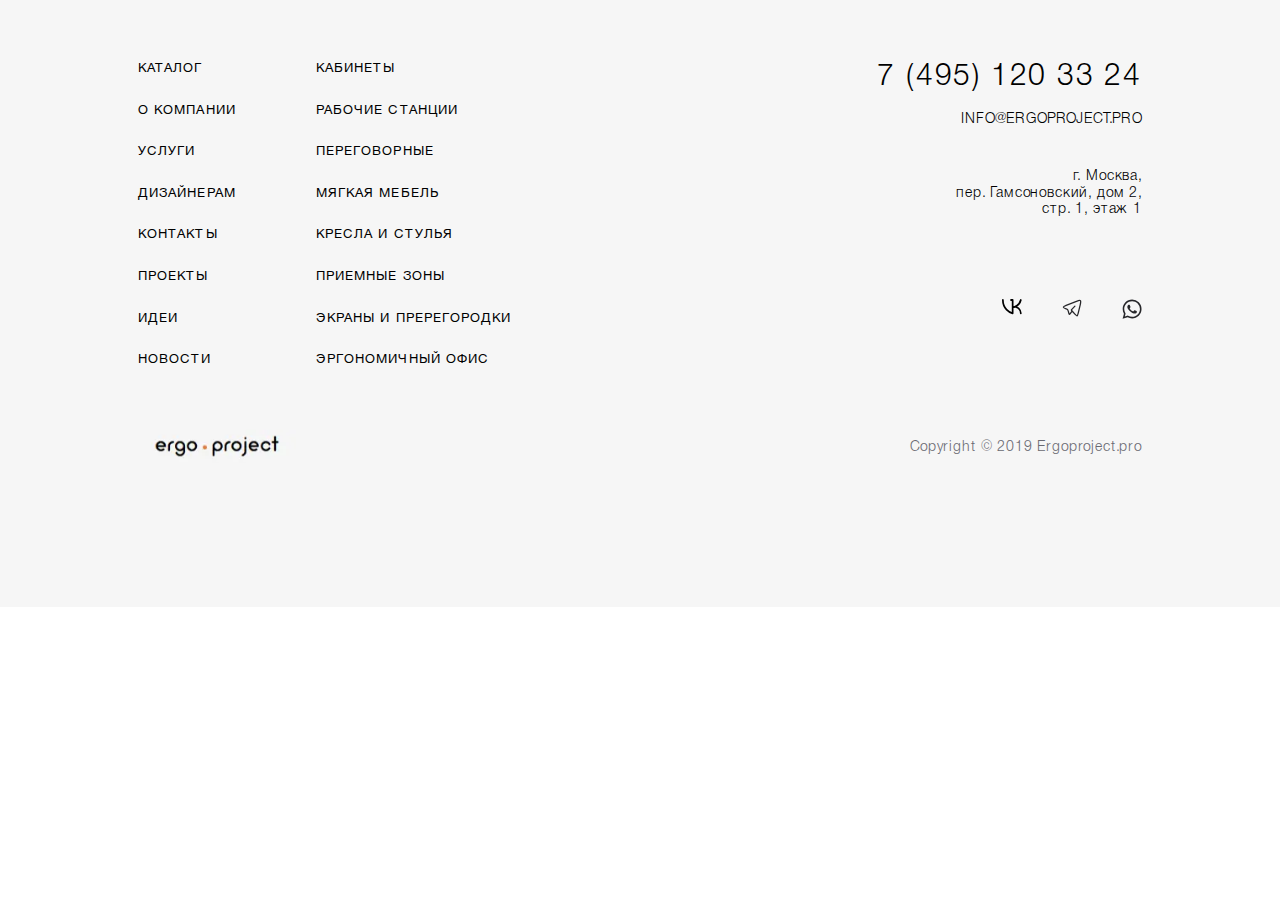
<file: index.html>
<!DOCTYPE html>
<html lang="en">

<head>
	<meta charset="UTF-8">
	<meta name="viewport" content="width=device-width, initial-scale=1.0">
	<meta name="keywords" content="">
	<link rel="stylesheet" href="css/libs.min.css">
	<link rel="stylesheet" href="css/style.min.css">
	<title>Главная</title>
</head>


<body>
	<header class="header">
    <div class="container">

    </div>
</header>
	<main class="main"></main>
	<footer class="footer">
    <div class="footer-top">
        <div class="container">
            <div class="footer-top__inner">
                <div class="footer-top__left">
                    <div class="footer-top__items">
                        <div class="footer-top__item">
                            <ul class="footer-top__list">
                                <li><a href="">КАТАЛОГ</a></li>
                                <li><a href="">О КОМПАНИИ</a></li>
                                <li><a href="">УСЛУГИ</a></li>
                                <li><a href="">ДИЗАЙНЕРАМ</a></li>
                                <li><a href="">КОНТАКТЫ</a></li>
                                <li><a href="">Проекты</a></li>
                                <li><a href="">Идеи</a></li>
                                <li><a href="">Новости</a></li>
                            </ul>
                        </div>
                        <div class="footer-top__item">
                            <ul class="footer-top__list">
                                <li><a href="">Кабинеты</a></li>
                                <li><a href="">Рабочие станции</a></li>
                                <li><a href="">Переговорные</a></li>
                                <li><a href="">Мягкая мебель</a></li>
                                <li><a href="">Кресла и стулья</a></li>
                                <li><a href="">Приемные зоны</a></li>
                                <li><a href="">Экраны и пререгородки</a></li>
                                <li><a href="">Эргономичный офис</a></li>
                            </ul>
                        </div>
                    </div>
                </div>
                <div class="footer-top__right">
                    <div class="footer-top__group">
                        <a class="footer-top__phone" href="tel:74951203324">7 (495) 120 33 24</a>
                        <a class="footer-top__email" href="mailto:INFO@ERGOPROJECT.PRO">INFO@ERGOPROJECT.PRO</a>
                    </div>
                    <div class="footer-top__location">г. Москва, <br>  пер. Гамсоновский, дом 2, <br> стр. 1, этаж 1
                    </div>
                    <div class="footer-top__socials">
                        <a class="footer-top__social" href="">
                            <img src="img/vk.svg" alt="">
                        </a>
                        <a class="footer-top__social" href="">
                            <img src="img/telegram.svg" alt="">
                        </a>
                        <a class="footer-top__social" href="">
                            <img src="img/whatsapp.svg" alt="">
                        </a>
                    </div>
                </div>
            </div>
        </div>
    </div>
    <div class="footer-bottom">
        <div class="container">
            <div class="footer-bottom__inner">
                <div class="footer-bottom__logo">
                    <img src="img/logo2.webp" alt="">
                </div>
                <div class="footer-bottom__text">Copyright © 2019 Ergoproject.pro</div>
            </div>
        </div>
    </div>
</footer>
	<script src="js/libs.min.js"></script>
<script src="js/main.min.js"></script>

</body>

</html>
</file>
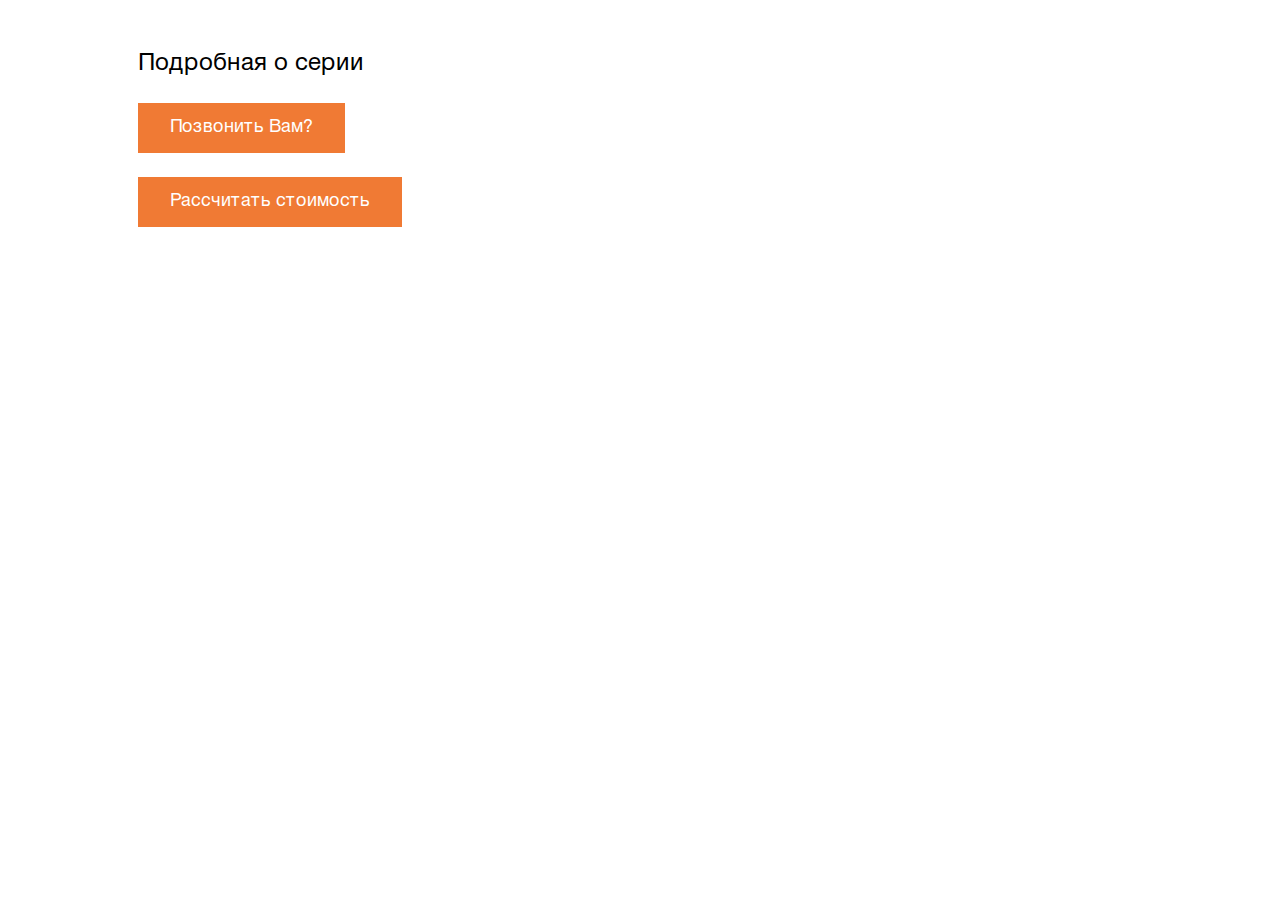
<file: nav.html>
<!DOCTYPE html>
<html lang="en">

<head>
	<meta charset="UTF-8">
	<meta name="viewport" content="width=device-width, initial-scale=1.0">
	<meta name="keywords" content="">
	<link rel="stylesheet" href="css/libs.min.css">
	<link rel="stylesheet" href="css/style.min.css">
	<title>Навигация</title>
</head>


<body>
	<div class="wrapper">
		<header class="header">
    <div class="container">

    </div>
</header>
		<main class="main">
			<div class="navigation">
				<div class="container">
					<div class="navigation__inner">
						<ul class="navigation__list">
							<li><a href="product-item.html">Подробная о серии</a></li>
							<li>
								<button class="btn btn-primary" data-modal="contactModal">
									<span>Позвонить Вам?</span>
								</button>
							</li>
							<li>
								<button class="btn btn-primary" data-modal="contactModal2">
									<span>Рассчитать стоимость</span>
								</button>
							</li>
						</ul>
					</div>
				</div>
			</div>
		</main>

	</div>

	<div class="modal" id="contactModal">
		<div class="modal__dialog">
			<button type="button" class="_close-modal modal__close" data-bs-dismiss="modal" aria-label="Close">
				<img src="img/close.svg" alt="">
			</button>
			<div class="modal__content">
				<div class="modal__title text21">Позвонить Вам?</div>
				<form class="modal__form">
					<div class="cabinet-form__group">
						<label>Ваше имя</label>
						<input type="text" placeholder="Ваше имя">
					</div>
					<div class="cabinet-form__group">
						<label>
							<span>*</span>
							Телефон
						</label>
						<input type="tel" placeholder="+7 (___) ___-__-__">
					</div>
					<button class="cabinet-form__btn btn btn-primary">
						<span>Отправить</span>
					</button>
					<div class="cabinet-form__check">
						Отправляя форму вы соглашаетесь на обработку <a href="">персональных данных.</a>
					</div>
				</form>
			</div>
		</div>
	</div>

	<div class="modal" id="contactModal2">
		<div class="modal__dialog">
			<button type="button" class="_close-modal modal__close" data-bs-dismiss="modal" aria-label="Close">
				<img src="img/close.svg" alt="">
			</button>
			<div class="modal__content">
				<div class="modal__title text21">Рассчитать стоимость</div>
				<form class="modal__form">
					<div class="cabinet-form__group">
						<label>Ваше имя</label>
						<input type="text" placeholder="Ваше имя">
					</div>
					<div class="cabinet-form__group">
						<label>
							<span>*</span>
							Телефон
						</label>
						<input type="tel" placeholder="+7 (___) ___-__-__">
					</div>
					<div class="cabinet-form__group">
						<label>Email</label>
						<textarea placeholder="Комменатарий"></textarea>
					</div>
					<button class="cabinet-form__btn btn btn-primary">
						<span>Отправить</span>
					</button>
					<div class="cabinet-form__check">
						Отправляя форму вы соглашаетесь на обработку <a href="">персональных данных.</a>
					</div>
				</form>
			</div>
		</div>
	</div>

	<script src="js/libs.min.js"></script>
<script src="js/main.min.js"></script>

</body>

<style>
	.navigation {
		padding: 50px 0;
	}
	.navigation .navigation__list {
		display: grid;
		grid-template-columns: 100%;
		gap: 24px;
	}
	.navigation .navigation__list li a {
		font-size: 24px;
		line-height: 120%;
	}
	.navigation .navigation__list li a:hover {
		color: #F07A34;
	}
	.navigation .navigation__list li .btn-primary {
		padding: 16px 32px;
		font-size: 18px;
	}
</style>

</html>
</file>
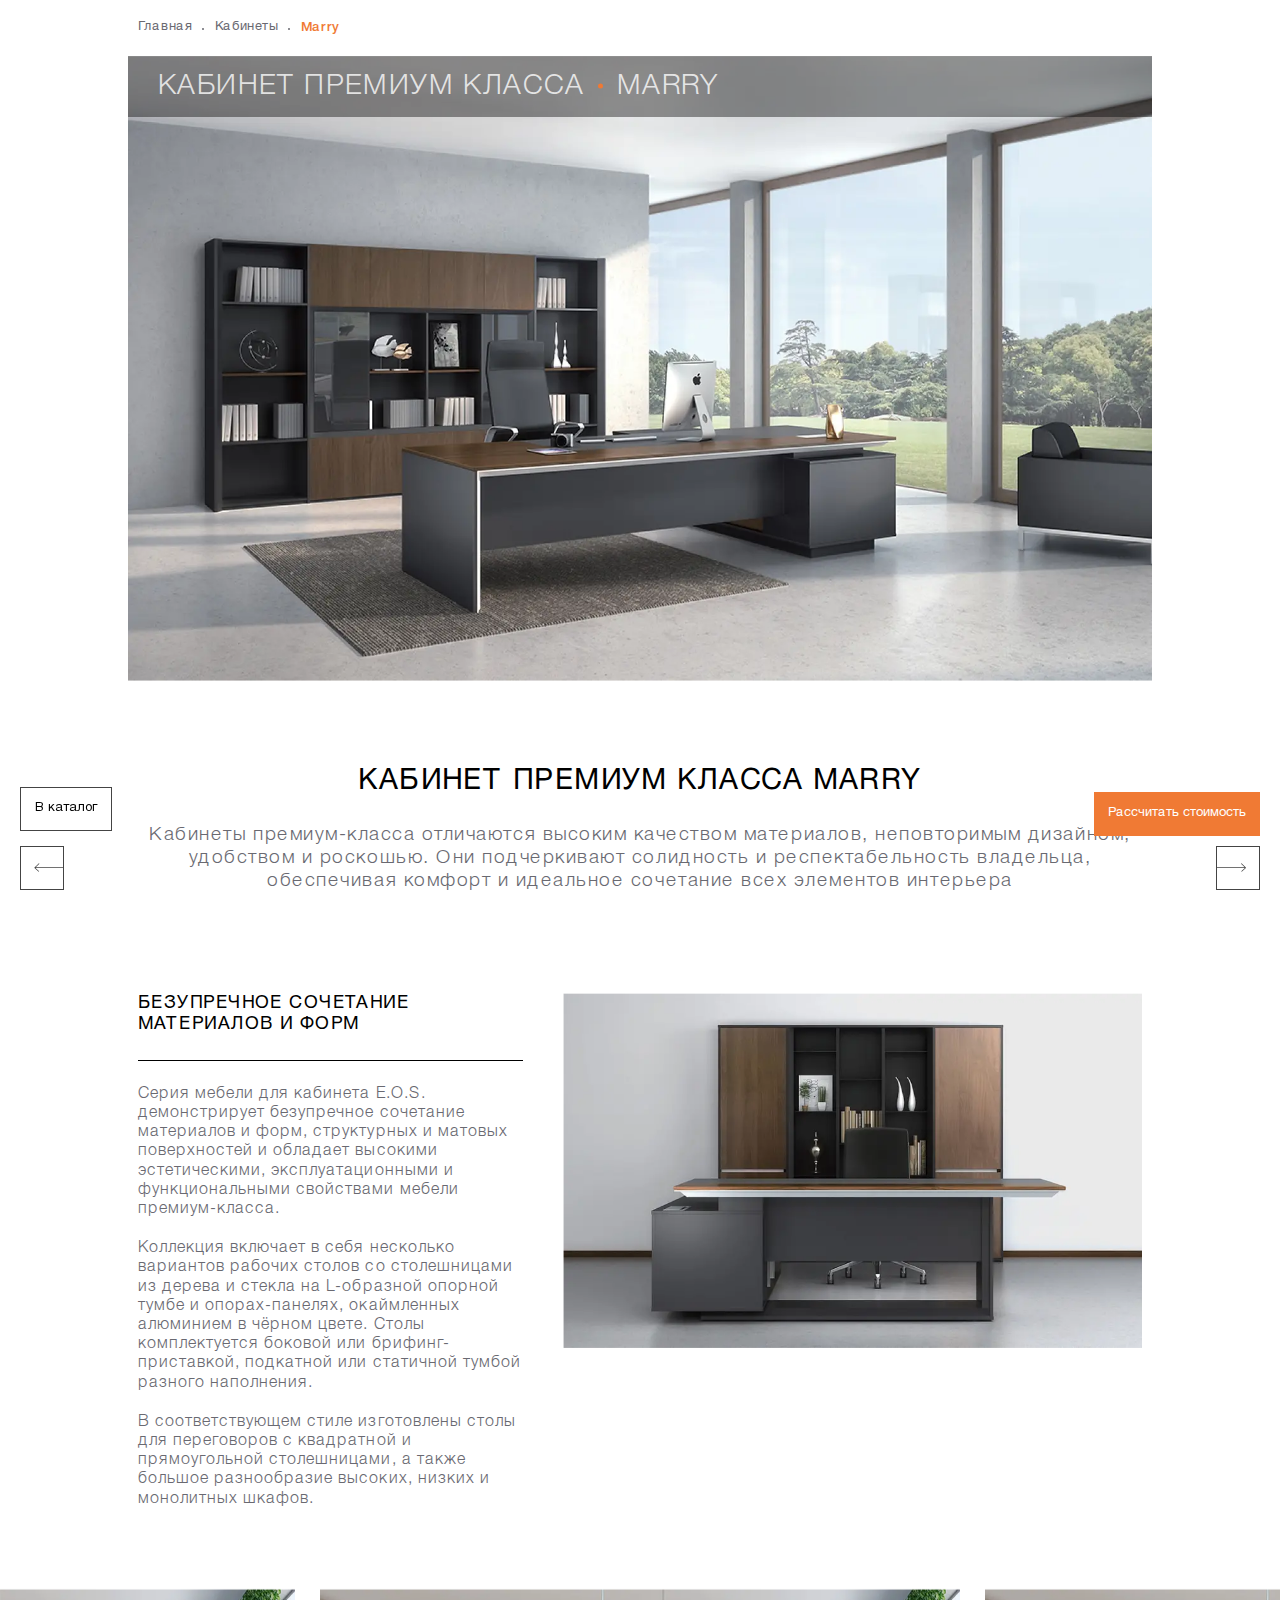
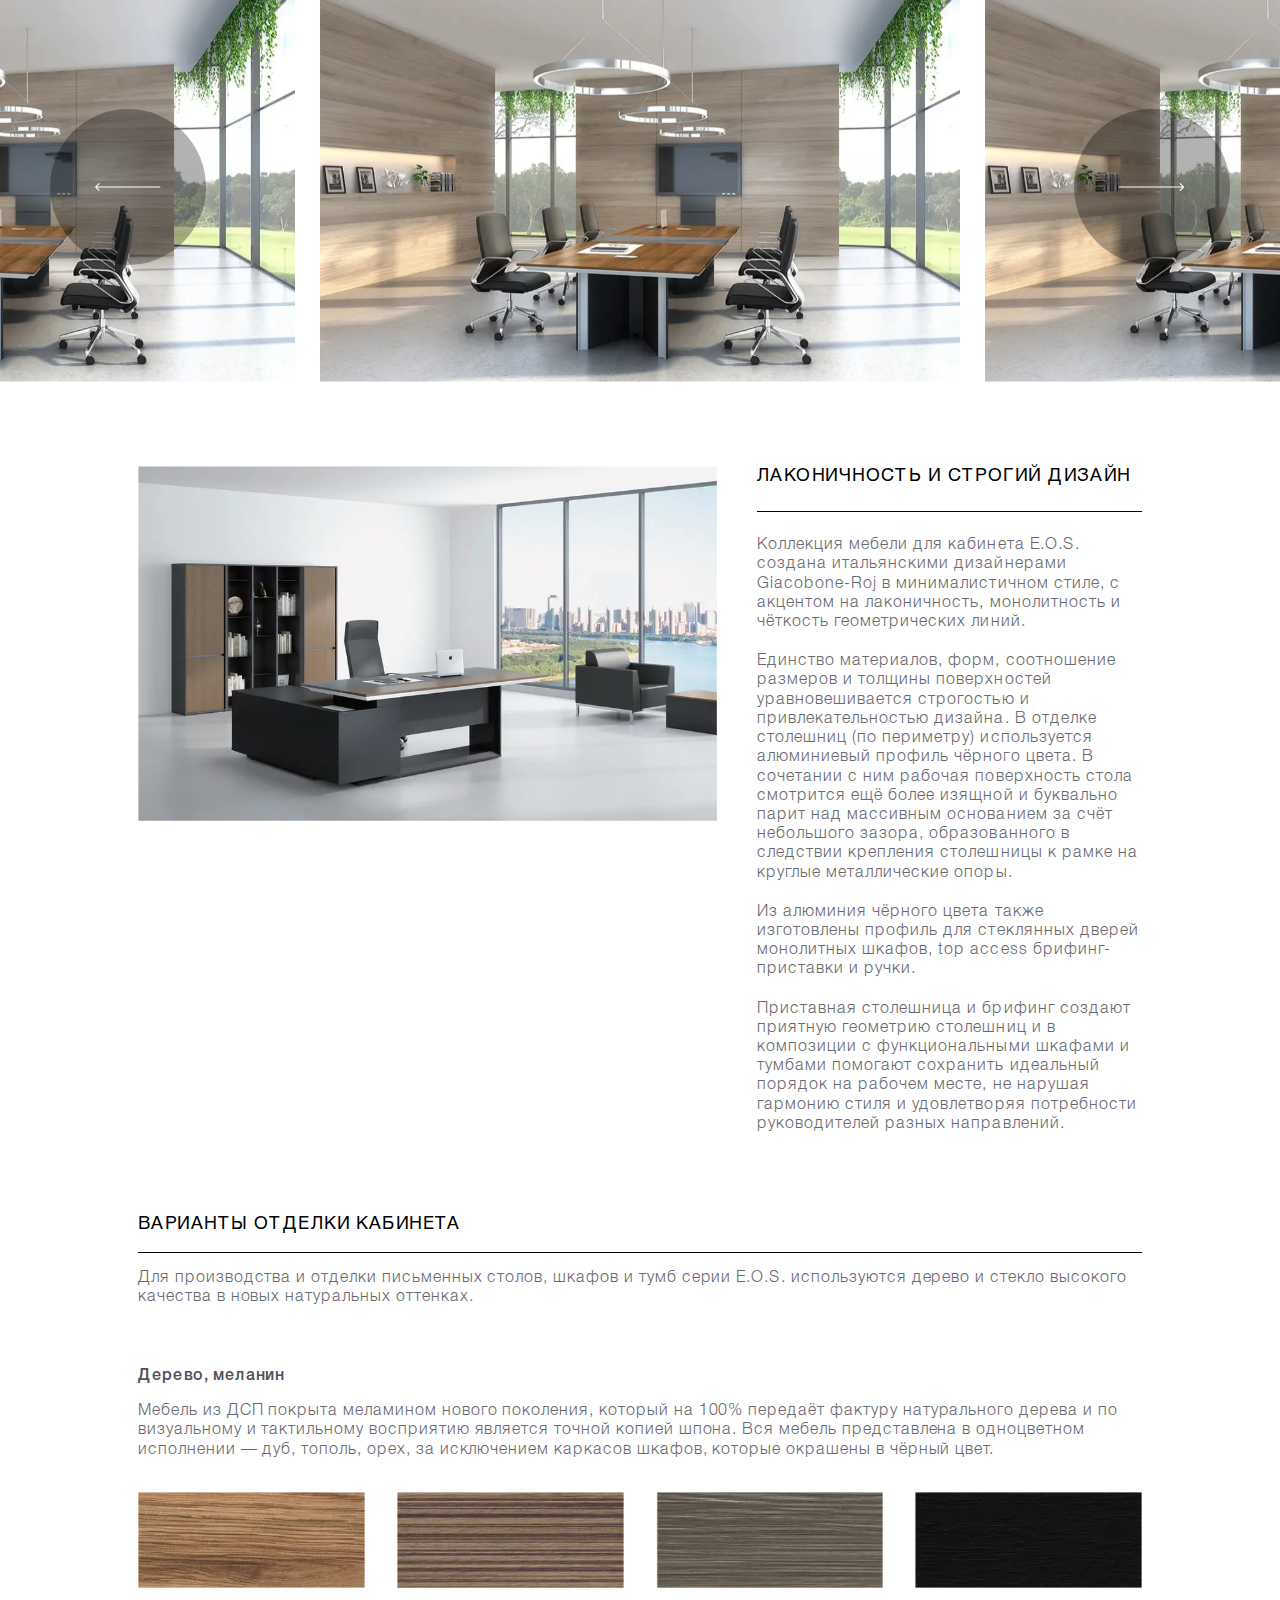
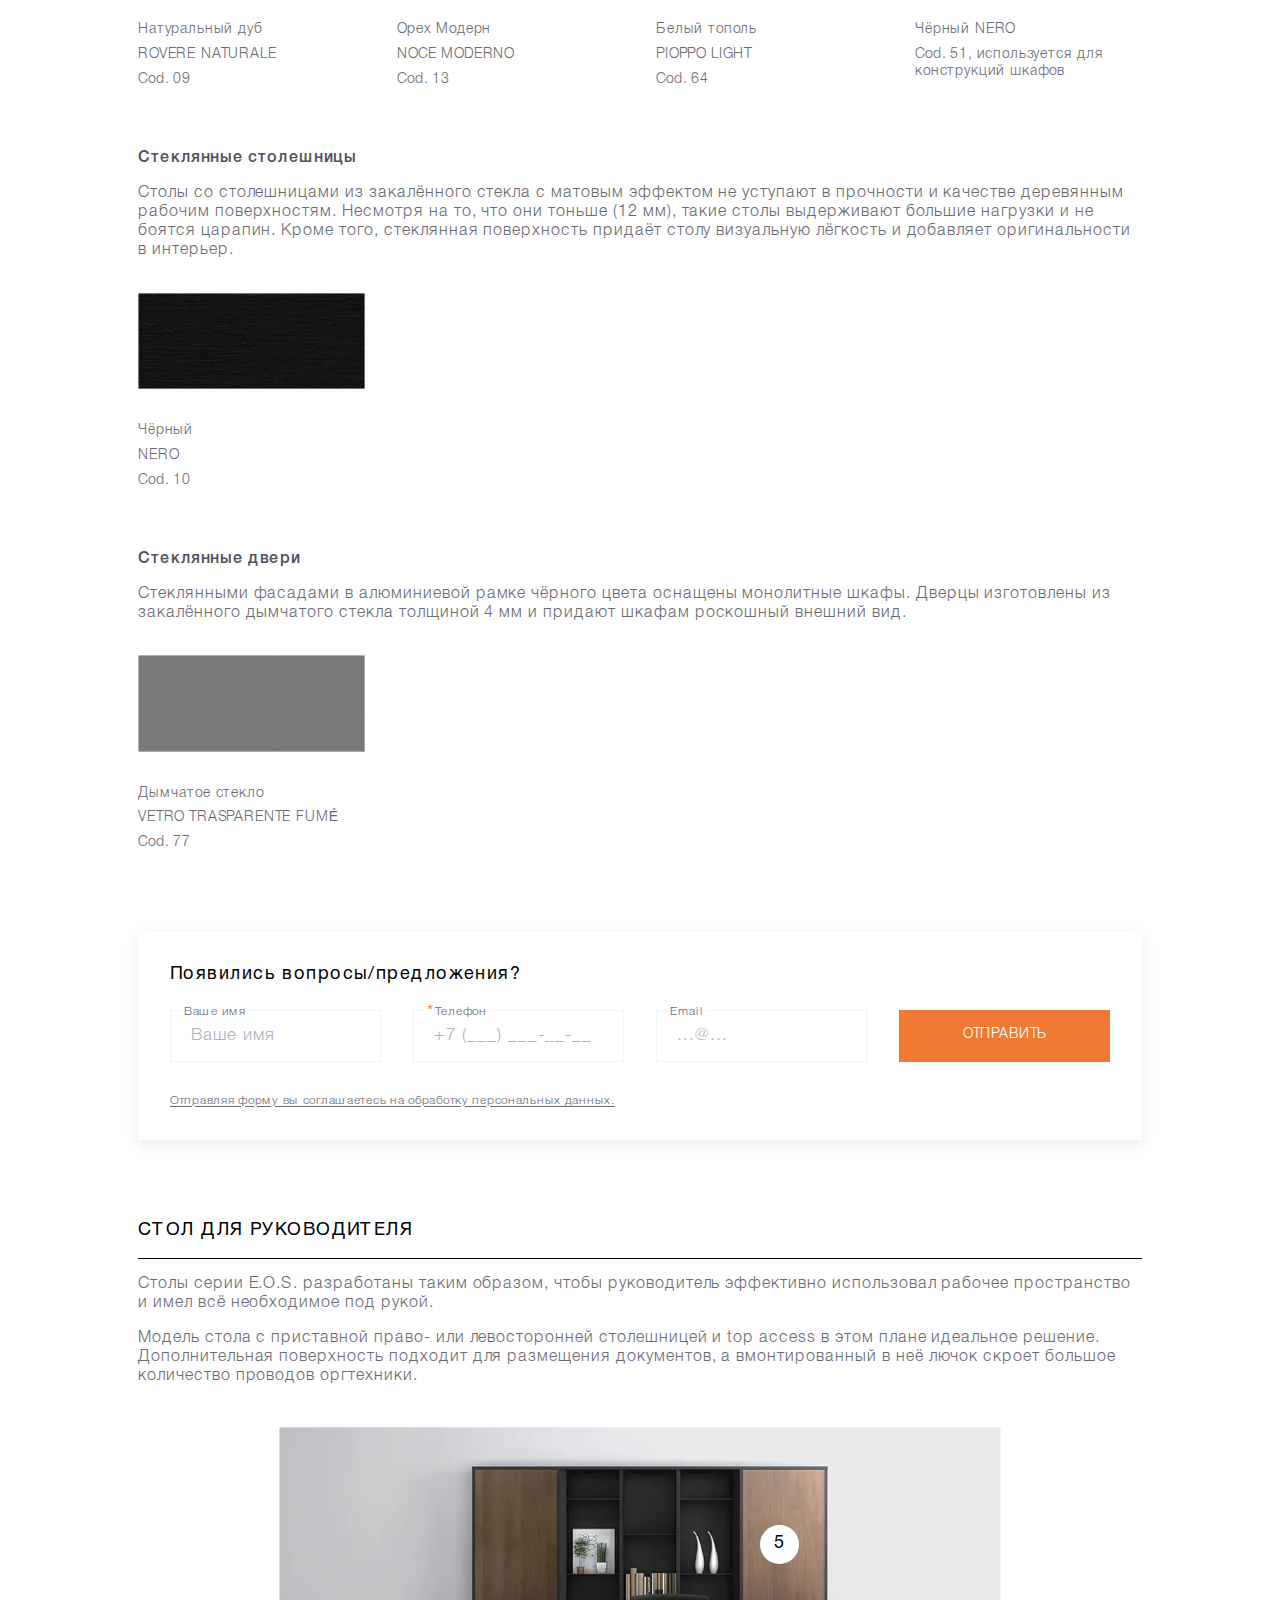
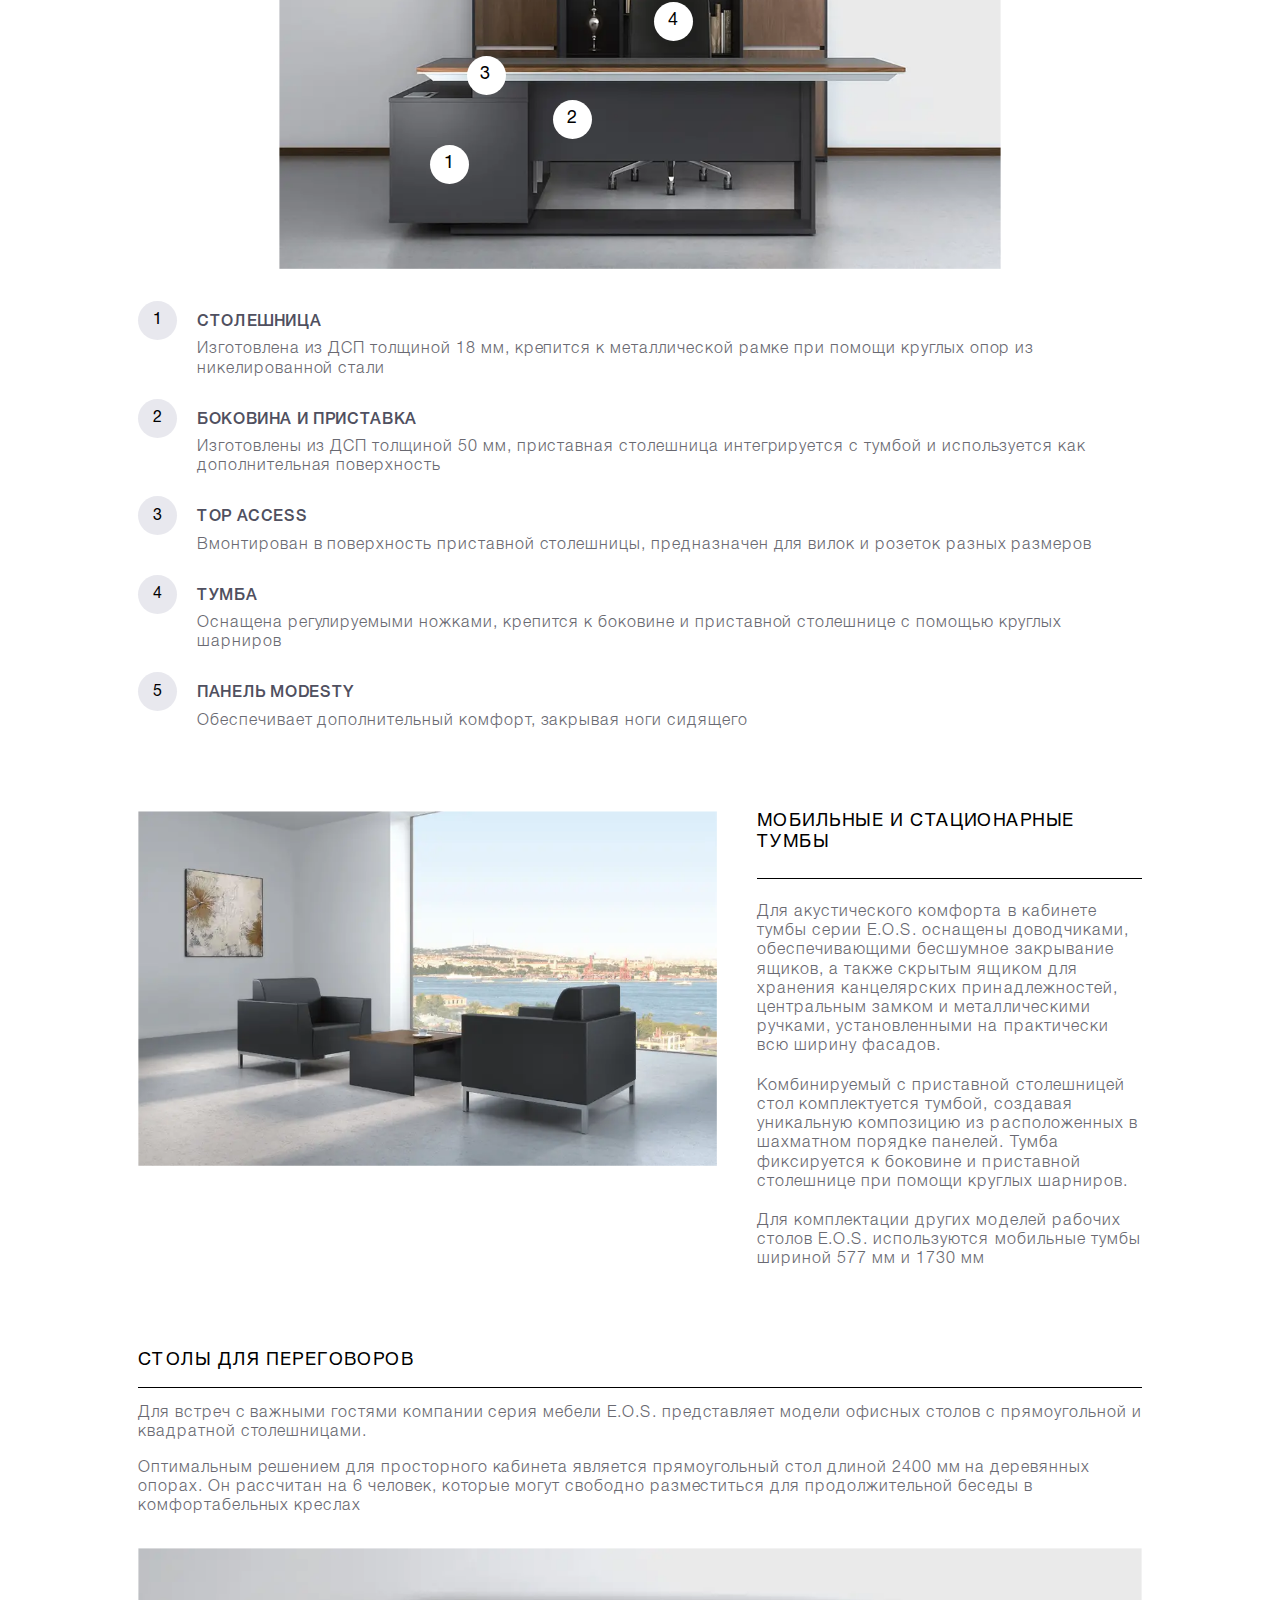
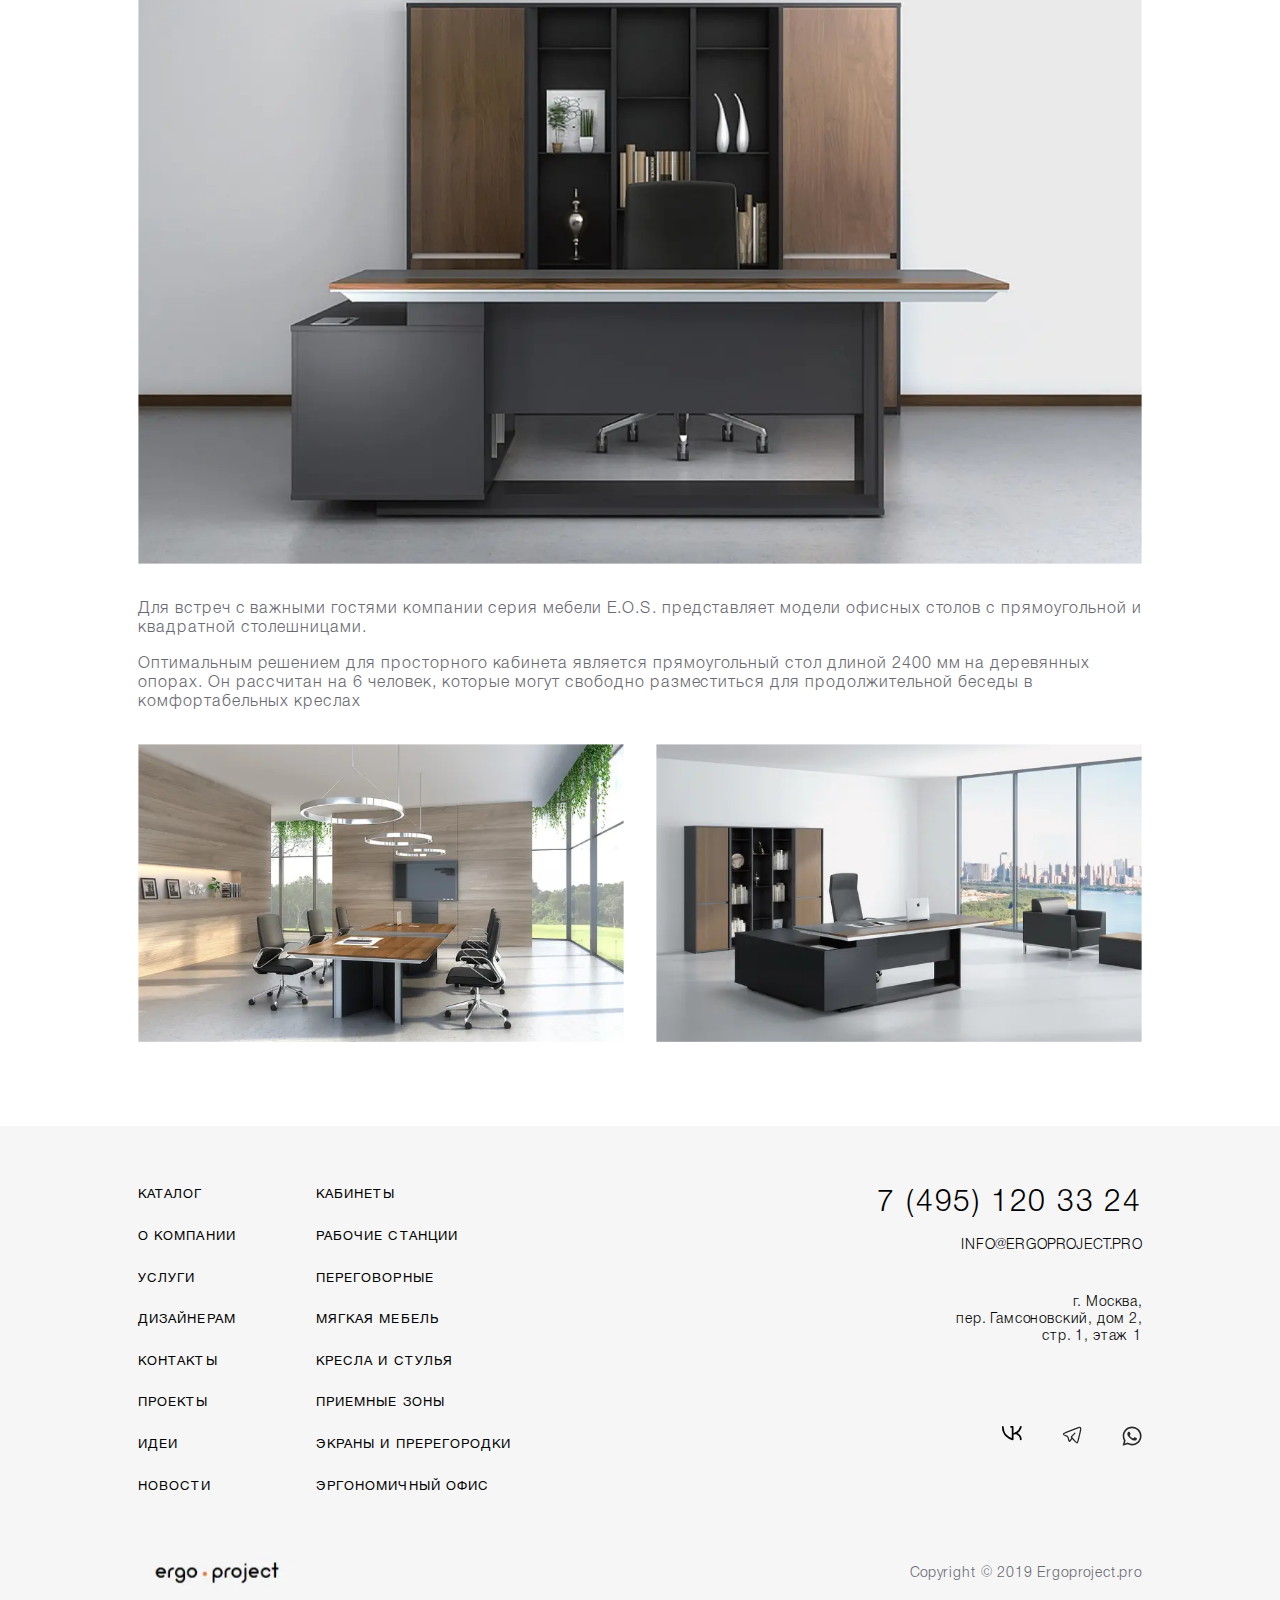
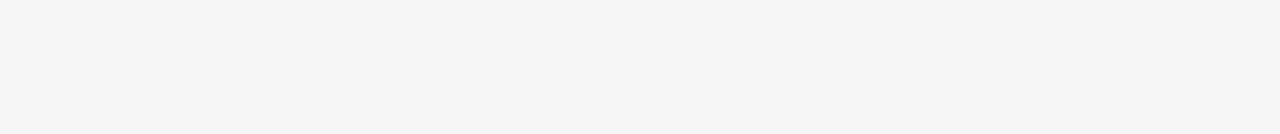
<file: product-item.html>
<!DOCTYPE html>
<html lang="en">

<head>
	<meta charset="UTF-8">
	<meta name="viewport" content="width=device-width, initial-scale=1.0">
	<meta name="keywords" content="">
	<link rel="stylesheet" href="css/libs.min.css">
	<link rel="stylesheet" href="css/style.min.css">
	<title>Подробная о серии</title>
</head>


<body>
	<div class="wrapper">
		<header class="header">
    <div class="container">

    </div>
</header>
		<main class="main">
			<section class="breadcrumbs">
				<div class="container">
					<div class="breadcrumbs__items">
						<a href="index.html" class="breadcrumbs__item">Главная</a>
						<a href="" class="breadcrumbs__item">Кабинеты</a>
						<span class="breadcrumbs__item breadcrumbs__item--active">Marry</span>
					</div>
				</div>
			</section>
			<section class="cabinet-main">
				<div class="container">
					<div class="cabinet-main__inner">
						<div class="cabinet-main__title">
							<span>Кабинет премиум класса</span>
							<span>Marry</span>
						</div>
						<div class="cabinet-main__img">
							<img src="img/office-main__img.webp" alt="">
						</div>
					</div>
				</div>
			</section>
			<section class="cabinet-info">
				<div class="container">
					<div class="cabinet-info__inner">
						<div class="cabinet-info__top">
							<div class="cabinet-info__title text34">Кабинет премиум класса Marry</div>
							<div class="cabinet-info__text">
								<p>Кабинеты премиум-класса отличаются высоким качеством материалов, неповторимым дизайном, удобством и
									роскошью. Они подчеркивают солидность и респектабельность владельца, обеспечивая комфорт и идеальное
									сочетание всех элементов интерьера</p>
							</div>
						</div>
						<div class="cabinet-info__wrap">
							<div class="cabinet-info__desc">
								<div class="cabinet-info__subtitle text21">БЕЗУПРЕЧНОЕ СОЧЕТАНИЕ МАТЕРИАЛОВ И ФОРМ</div>
								<div class="cabinet-info__text">
									<p>Серия мебели для кабинета E.O.S. демонстрирует безупречное сочетание материалов и форм, структурных
										и матовых поверхностей и обладает высокими эстетическими, эксплуатационными и функциональными
										свойствами мебели премиум-класса.</p>
									<p>Коллекция включает в себя несколько вариантов рабочих столов со столешницами из дерева и стекла на
										L-образной опорной тумбе и опорах-панелях, окаймленных алюминием в чёрном цвете. Столы комплектуется
										боковой или брифинг-приставкой, подкатной или статичной тумбой разного наполнения.</p>
									<p>В соответствующем стиле изготовлены столы для переговоров с квадратной и прямоугольной
										столешницами, а также большое разнообразие высоких, низких и монолитных шкафов.</p>
								</div>
							</div>
							<div class="cabinet-info__img">
								<img src="img/cabinet-info__img.webp" alt="">
							</div>
						</div>
					</div>
				</div>
			</section>
			<section class="cabinet-gallery">
				<div class="cabinet-gallery__inner">
					<div class="swiper mySwiper">
						<div class="swiper-wrapper">
							<div class="swiper-slide">
								<img src="img/cabinet-gallery__img.webp" alt="">
							</div>
							<div class="swiper-slide">
								<img src="img/cabinet-gallery__img.webp" alt="">
							</div>
							<div class="swiper-slide">
								<img src="img/cabinet-gallery__img.webp" alt="">
							</div>
							<div class="swiper-slide">
								<img src="img/cabinet-gallery__img.webp" alt="">
							</div>
							<div class="swiper-slide">
								<img src="img/cabinet-gallery__img.webp" alt="">
							</div>
							<div class="swiper-slide">
								<img src="img/cabinet-gallery__img.webp" alt="">
							</div>
						</div>
					</div>
				</div>
				<div class="swiper-button-next">
					<svg width="110" height="14" viewBox="0 0 110 14" fill="none" xmlns="http://www.w3.org/2000/svg">
						<path
							d="M109.255 7.42144C109.611 7.06598 109.611 6.48968 109.255 6.13423L103.463 0.341787C103.107 -0.0136657 102.531 -0.0136657 102.176 0.341787C101.82 0.69724 101.82 1.27354 102.176 1.629L107.324 6.77783L102.176 11.9267C101.82 12.2821 101.82 12.8584 102.176 13.2139C102.531 13.5693 103.107 13.5693 103.463 13.2139L109.255 7.42144ZM-0.00488281 7.68803H108.612V5.86764H-0.00488281V7.68803Z"
							fill="white" />
					</svg>
				</div>
				<div class="swiper-button-prev">
					<svg width="110" height="14" viewBox="0 0 110 14" fill="none" xmlns="http://www.w3.org/2000/svg">
						<path
							d="M0.351212 6.13423C-0.00423431 6.48968 -0.00423431 7.06598 0.351212 7.42144L6.14365 13.2139C6.49911 13.5693 7.07541 13.5693 7.43086 13.2139C7.78632 12.8584 7.78632 12.2821 7.43086 11.9267L2.28203 6.77783L7.43086 1.629C7.78632 1.27354 7.78632 0.69724 7.43086 0.341787C7.07541 -0.0136657 6.49911 -0.0136657 6.14365 0.341787L0.351212 6.13423ZM109.611 5.86764L0.99482 5.86764V7.68803L109.611 7.68803V5.86764Z"
							fill="white" />
					</svg>
				</div>
			</section>
			<section class="cabinet-info">
				<div class="container">
					<div class="cabinet-info__inner">
						<div class="cabinet-info__wrap">
							<div class="cabinet-info__img">
								<img src="img/cabinet-info__img2.webp" alt="">
							</div>
							<div class="cabinet-info__desc">
								<div class="cabinet-info__subtitle text21">ЛАКОНИЧНОСТЬ И СТРОГИЙ ДИЗАЙН</div>
								<div class="cabinet-info__text">
									<p>Коллекция мебели для кабинета E.O.S. создана итальянскими дизайнерами Giacobone-Roj в
										минималистичном стиле, с акцентом на лаконичность, монолитность и чёткость геометрических линий.</p>
									<p>Единство материалов, форм, соотношение размеров и толщины поверхностей уравновешивается строгостью
										и привлекательностью дизайна. В отделке столешниц (по периметру) используется алюминиевый профиль
										чёрного цвета. В сочетании с ним рабочая поверхность стола смотрится ещё более изящной и буквально
										парит над массивным основанием за счёт небольшого зазора, образованного в следствии крепления
										столешницы к рамке на круглые металлические опоры.</p>
									<p>Из алюминия чёрного цвета также изготовлены профиль для стеклянных дверей монолитных шкафов, top
										access брифинг-приставки и ручки.</p>
									<p>Приставная столешница и брифинг создают приятную геометрию столешниц и в композиции с
										функциональными шкафами и тумбами помогают сохранить идеальный порядок на рабочем месте, не нарушая
										гармонию стиля и удовлетворяя потребности руководителей разных направлений.</p>
								</div>
							</div>
						</div>
					</div>
				</div>
			</section>
			<section class="cabinet-services">
				<div class="container">
					<div class="cabinet-services__inner">
						<div class="cabinet-services__top">
							<div class="cabinet-services__title text21">ВАРИАНТЫ ОТДЕЛКИ КАБИНЕТА</div>
							<div class="cabinet-services__text">
								<p>Для производства и отделки письменных столов, шкафов и тумб серии E.O.S. используются дерево и стекло
									высокого качества в новых натуральных оттенках.</p>
							</div>
						</div>
						<div class="cabinet-services__group">
							<div class="cabinet-services__subtitle">Дерево, меланин</div>
							<div class="cabinet-services__text">
								<p>Мебель из ДСП покрыта меламином нового поколения, который на 100% передаёт фактуру натурального
									дерева и по визуальному и тактильному восприятию является точной копией шпона. Вся мебель представлена
									в одноцветном исполнении — дуб, тополь, орех, за исключением каркасов шкафов, которые окрашены в
									чёрный цвет.</p>
							</div>
							<div class="cabinet-services__items">
								<div class="cabinet-services__item">
									<div class="cabinet-services__item-img">
										<img src="img/cabinet-services__img.webp" alt="">
									</div>
									<ul class="cabinet-services__item-list">
										<li>Натуральный дуб</li>
										<li>ROVERE NATURALE</li>
										<li>Cod. 09</li>
									</ul>
								</div>
								<div class="cabinet-services__item">
									<div class="cabinet-services__item-img">
										<img src="img/cabinet-services__img2.webp" alt="">
									</div>
									<ul class="cabinet-services__item-list">
										<li>Орех Модерн</li>
										<li>NOCE MODERNO</li>
										<li>Cod. 13</li>
									</ul>
								</div>
								<div class="cabinet-services__item">
									<div class="cabinet-services__item-img">
										<img src="img/cabinet-services__img3.webp" alt="">
									</div>
									<ul class="cabinet-services__item-list">
										<li>Белый тополь</li>
										<li>PIOPPO LIGHT</li>
										<li>Cod. 64</li>
									</ul>
								</div>
								<div class="cabinet-services__item">
									<div class="cabinet-services__item-img">
										<img src="img/cabinet-services__img4.webp" alt="">
									</div>
									<ul class="cabinet-services__item-list">
										<li>Чёрный NERO</li>
										<li>Cod. 51, используется для конструкций шкафов</li>
									</ul>
								</div>
							</div>
						</div>
						<div class="cabinet-services__group">
							<div class="cabinet-services__subtitle">Стеклянные столешницы</div>
							<div class="cabinet-services__text">
								<p>Столы со столешницами из закалённого стекла с матовым эффектом не уступают в прочности и качестве
									деревянным рабочим поверхностям. Несмотря на то, что они тоньше (12 мм), такие столы выдерживают
									большие нагрузки и не боятся царапин. Кроме того, стеклянная поверхность придаёт столу визуальную
									лёгкость и добавляет оригинальности в интерьер.</p>
							</div>
							<div class="cabinet-services__items">
								<div class="cabinet-services__item">
									<div class="cabinet-services__item-img">
										<img src="img/cabinet-services__img4.webp" alt="">
									</div>
									<ul class="cabinet-services__item-list">
										<li>Чёрный</li>
										<li>NERO</li>
										<li>Cod. 10</li>
									</ul>
								</div>
							</div>
						</div>
						<div class="cabinet-services__group">
							<div class="cabinet-services__subtitle">Стеклянные двери</div>
							<div class="cabinet-services__text">
								<p>Стеклянными фасадами в алюминиевой рамке чёрного цвета оснащены монолитные шкафы. Дверцы изготовлены
									из закалённого дымчатого стекла толщиной 4 мм и придают шкафам роскошный внешний вид.</p>
							</div>
							<div class="cabinet-services__items">
								<div class="cabinet-services__item">
									<div class="cabinet-services__item-img">
										<img src="img/cabinet-services__img5.webp" alt="">
									</div>
									<ul class="cabinet-services__item-list">
										<li>Дымчатое стекло</li>
										<li>VETRO TRASPARENTE FUMÉ</li>
										<li>Cod. 77</li>
									</ul>
								</div>
							</div>
						</div>
					</div>
				</div>
			</section>
			<section class="cabinet-connection">
				<div class="container">
					<div class="cabinet-connection__inner">
						<div class="cabinet-connection__title text21">Появились вопросы/предложения?</div>
						<form class="cabinet-form">
							<div class="cabinet-form__group">
								<label>Ваше имя</label>
								<input type="text" placeholder="Ваше имя">
							</div>
							<div class="cabinet-form__group">
								<label>
									<span>*</span>
									Телефон
								</label>
								<input type="tel" placeholder="+7 (___) ___-__-__">
							</div>
							<div class="cabinet-form__group">
								<label>Email</label>
								<input type="email" placeholder="...@...">
							</div>
							<button class="cabinet-form__btn btn btn-primary">
								<span>Отправить</span>
							</button>
							<div class="cabinet-form__check">
								Отправляя форму вы соглашаетесь на обработку <a href="">персональных данных.</a>
							</div>
						</form>
					</div>
				</div>
			</section>
			<section class="cabinet-info2">
				<div class="container">
					<div class="cabinet-info2__inner">
						<div class="cabinet-info2__title text21">СТОЛ ДЛЯ РУКОВОДИТЕЛЯ</div>
						<div class="cabinet-info2__text">
							<p>Столы серии E.O.S. разработаны таким образом, чтобы руководитель эффективно использовал рабочее
								пространство и имел всё необходимое под рукой.</p>
							<p>Модель стола с приставной право- или левосторонней столешницей и top access в этом плане идеальное
								решение. Дополнительная поверхность подходит для размещения документов, а вмонтированный в неё лючок
								скроет большое количество проводов оргтехники.</p>
						</div>
						<div class="cabinet-info2__img">
							<img src="img/cabinet-info2__img.webp" alt="">
							<div class="numbers">
								<span style="left: 21%; bottom: 20%">1</span>
								<span style="left: 38%; bottom: 30%">2</span>
								<span style="left: 26%; bottom: 40%">3</span>
								<span style="left: 52%; bottom: 52%">4</span>
								<span style="right: 28%; top: 22%">5</span>
							</div>
						</div>
						<div class="cabinet-info2__items">
							<div class="cabinet-info2__item">
								<div class="cabinet-info2__item-number">1</div>
								<div class="cabinet-info2__item-desc">
									<div class="cabinet-info2__item-title">СТОЛЕШНИЦА</div>
									<div class="cabinet-info2__item-text">Изготовлена из ДСП толщиной 18 мм, крепится к металлической
										рамке при помощи круглых опор из никелированной стали</div>
								</div>
							</div>
							<div class="cabinet-info2__item">
								<div class="cabinet-info2__item-number">2</div>
								<div class="cabinet-info2__item-desc">
									<div class="cabinet-info2__item-title">БОКОВИНА И ПРИСТАВКА</div>
									<div class="cabinet-info2__item-text">Изготовлены из ДСП толщиной 50 мм, приставная столешница
										интегрируется с тумбой и используется как дополнительная поверхность</div>
								</div>
							</div>
							<div class="cabinet-info2__item">
								<div class="cabinet-info2__item-number">3</div>
								<div class="cabinet-info2__item-desc">
									<div class="cabinet-info2__item-title">TOP ACCESS</div>
									<div class="cabinet-info2__item-text">Вмонтирован в поверхность приставной столешницы, предназначен
										для вилок и розеток разных размеров</div>
								</div>
							</div>
							<div class="cabinet-info2__item">
								<div class="cabinet-info2__item-number">4</div>
								<div class="cabinet-info2__item-desc">
									<div class="cabinet-info2__item-title">ТУМБА</div>
									<div class="cabinet-info2__item-text">Оснащена регулируемыми ножками, крепится к боковине и приставной
										столешнице с помощью круглых шарниров</div>
								</div>
							</div>
							<div class="cabinet-info2__item">
								<div class="cabinet-info2__item-number">5</div>
								<div class="cabinet-info2__item-desc">
									<div class="cabinet-info2__item-title">ПАНЕЛЬ MODESTY</div>
									<div class="cabinet-info2__item-text">Обеспечивает дополнительный комфорт, закрывая ноги сидящего
									</div>
								</div>
							</div>
						</div>
					</div>
				</div>
			</section>
			<section class="cabinet-info">
				<div class="container">
					<div class="cabinet-info__inner">
						<div class="cabinet-info__wrap">
							<div class="cabinet-info__img">
								<img src="img/cabinet-info__img3.webp" alt="">
							</div>
							<div class="cabinet-info__desc">
								<div class="cabinet-info__subtitle text21">МОБИЛЬНЫЕ И СТАЦИОНАРНЫЕ ТУМБЫ</div>
								<div class="cabinet-info__text">
									<p>Для акустического комфорта в кабинете тумбы серии E.O.S. оснащены доводчиками, обеспечивающими
										бесшумное закрывание ящиков, а также скрытым ящиком для хранения канцелярских принадлежностей,
										центральным замком и металлическими ручками, установленными на практически всю ширину фасадов.</p>
									<p>Комбинируемый с приставной столешницей стол комплектуется тумбой, создавая уникальную композицию из
										расположенных в шахматном порядке панелей. Тумба фиксируется к боковине и приставной столешнице при
										помощи круглых шарниров.</p>
									<p>Для комплектации других моделей рабочих столов E.O.S. используются мобильные тумбы шириной 577 мм и
										1730 мм</p>
								</div>
							</div>
						</div>
					</div>
				</div>
			</section>
			<section class="cabinet-product">
				<div class="container">
					<div class="cabinet-product__inner">
						<div class="cabinet-product__title text21">СТОЛЫ ДЛЯ ПЕРЕГОВОРОВ</div>
						<div class="cabinet-product__text">
							<p>Для встреч с важными гостями компании серия мебели E.O.S. представляет модели офисных столов с
								прямоугольной и квадратной столешницами.</p>
							<p>Оптимальным решением для просторного кабинета является прямоугольный стол длиной 2400 мм на деревянных
								опорах. Он рассчитан на 6 человек, которые могут свободно разместиться для продолжительной беседы в
								комфортабельных креслах</p>
						</div>
						<div class="cabinet-product__img">
							<img src="img/cabinet-product__img.webp" alt="">
						</div>
						<div class="cabinet-product__text">
							<p>Для встреч с важными гостями компании серия мебели E.O.S. представляет модели офисных столов с
								прямоугольной и квадратной столешницами.</p>
							<p>Оптимальным решением для просторного кабинета является прямоугольный стол длиной 2400 мм на деревянных
								опорах. Он рассчитан на 6 человек, которые могут свободно разместиться для продолжительной беседы в
								комфортабельных креслах</p>
						</div>
						<div class="cabinet-product__items">
							<div class="cabinet-product__item">
								<img src="img/cabinet-product__img2.webp" alt="">
							</div>
							<div class="cabinet-product__item">
								<img src="img/cabinet-product__img3.webp" alt="">
							</div>
						</div>
					</div>
				</div>
			</section>
		</main>

		<div class="fixed-btns__wrap">
			<div class="fixed-btns">
				<button class="fixed-btn btn btn-primary">
					<span>Рассчитать стоимость</span>
				</button>
				<button class="btn btn-white btn-next">
					<svg width="41" height="13" viewBox="0 0 41 13" fill="none" xmlns="http://www.w3.org/2000/svg">
						<path
							d="M34.5253 0.636651L34.1619 0.293172L33.475 1.01987L33.8383 1.36335L34.5253 0.636651ZM40 6.5L40.3435 6.86335L40.7278 6.5L40.3435 6.13665L40 6.5ZM33.8383 1.36335L39.6565 6.86335L40.3435 6.13665L34.5253 0.636651L33.8383 1.36335ZM39.6565 6.13665L33.8383 11.6367L34.5253 12.3633L40.3435 6.86335L39.6565 6.13665ZM40 6H0V7H40V6Z"
							fill="#444444" />
					</svg>
				</button>
			</div>
			<div class="fixed-btns2">
				<button class="fixed-btn btn-white btn btn-gray">
					<span>В каталог</span>
				</button>
				<button class="btn btn-white btn-prev">
					<svg width="41" height="13" viewBox="0 0 41 13" fill="none" xmlns="http://www.w3.org/2000/svg">
						<path
							d="M6.4747 0.636651L6.83805 0.293172L7.52501 1.01987L7.16166 1.36335L6.4747 0.636651ZM1 6.5L0.656521 6.86335L0.272152 6.5L0.656521 6.13665L1 6.5ZM7.16166 1.36335L1.34348 6.86335L0.656521 6.13665L6.4747 0.636651L7.16166 1.36335ZM1.34348 6.13665L7.16166 11.6367L6.4747 12.3633L0.656521 6.86335L1.34348 6.13665ZM1 6H41V7H1V6Z"
							fill="#444444" />
					</svg>
				</button>
			</div>

		</div>
		<footer class="footer">
    <div class="footer-top">
        <div class="container">
            <div class="footer-top__inner">
                <div class="footer-top__left">
                    <div class="footer-top__items">
                        <div class="footer-top__item">
                            <ul class="footer-top__list">
                                <li><a href="">КАТАЛОГ</a></li>
                                <li><a href="">О КОМПАНИИ</a></li>
                                <li><a href="">УСЛУГИ</a></li>
                                <li><a href="">ДИЗАЙНЕРАМ</a></li>
                                <li><a href="">КОНТАКТЫ</a></li>
                                <li><a href="">Проекты</a></li>
                                <li><a href="">Идеи</a></li>
                                <li><a href="">Новости</a></li>
                            </ul>
                        </div>
                        <div class="footer-top__item">
                            <ul class="footer-top__list">
                                <li><a href="">Кабинеты</a></li>
                                <li><a href="">Рабочие станции</a></li>
                                <li><a href="">Переговорные</a></li>
                                <li><a href="">Мягкая мебель</a></li>
                                <li><a href="">Кресла и стулья</a></li>
                                <li><a href="">Приемные зоны</a></li>
                                <li><a href="">Экраны и пререгородки</a></li>
                                <li><a href="">Эргономичный офис</a></li>
                            </ul>
                        </div>
                    </div>
                </div>
                <div class="footer-top__right">
                    <div class="footer-top__group">
                        <a class="footer-top__phone" href="tel:74951203324">7 (495) 120 33 24</a>
                        <a class="footer-top__email" href="mailto:INFO@ERGOPROJECT.PRO">INFO@ERGOPROJECT.PRO</a>
                    </div>
                    <div class="footer-top__location">г. Москва, <br>  пер. Гамсоновский, дом 2, <br> стр. 1, этаж 1
                    </div>
                    <div class="footer-top__socials">
                        <a class="footer-top__social" href="">
                            <img src="img/vk.svg" alt="">
                        </a>
                        <a class="footer-top__social" href="">
                            <img src="img/telegram.svg" alt="">
                        </a>
                        <a class="footer-top__social" href="">
                            <img src="img/whatsapp.svg" alt="">
                        </a>
                    </div>
                </div>
            </div>
        </div>
    </div>
    <div class="footer-bottom">
        <div class="container">
            <div class="footer-bottom__inner">
                <div class="footer-bottom__logo">
                    <img src="img/logo2.webp" alt="">
                </div>
                <div class="footer-bottom__text">Copyright © 2019 Ergoproject.pro</div>
            </div>
        </div>
    </div>
</footer>
	</div>

	<script src="js/libs.min.js"></script>
<script src="js/main.min.js"></script>

</body>

</html>
</file>
<file: css/libs.min.css>
@font-face{font-family:"swiper-icons";src:url("data:application/font-woff;charset=utf-8;base64, [base64]//wADZ2x5ZgAAAywAAADMAAAD2MHtryVoZWFkAAABbAAAADAAAAA2E2+eoWhoZWEAAAGcAAAAHwAAACQC9gDzaG10eAAAAigAAAAZAAAArgJkABFsb2NhAAAC0AAAAFoAAABaFQAUGG1heHAAAAG8AAAAHwAAACAAcABAbmFtZQAAA/gAAAE5AAACXvFdBwlwb3N0AAAFNAAAAGIAAACE5s74hXjaY2BkYGAAYpf5Hu/j+W2+MnAzMYDAzaX6QjD6/4//Bxj5GA8AuRwMYGkAPywL13jaY2BkYGA88P8Agx4j+/8fQDYfA1AEBWgDAIB2BOoAeNpjYGRgYNBh4GdgYgABEMnIABJzYNADCQAACWgAsQB42mNgYfzCOIGBlYGB0YcxjYGBwR1Kf2WQZGhhYGBiYGVmgAFGBiQQkOaawtDAoMBQxXjg/wEGPcYDDA4wNUA2CCgwsAAAO4EL6gAAeNpj2M0gyAACqxgGNWBkZ2D4/wMA+xkDdgAAAHjaY2BgYGaAYBkGRgYQiAHyGMF8FgYHIM3DwMHABGQrMOgyWDLEM1T9/w8UBfEMgLzE////P/5//f/V/xv+r4eaAAeMbAxwIUYmIMHEgKYAYjUcsDAwsLKxc3BycfPw8jEQA/[base64]/uznmfPFBNODM2K7MTQ45YEAZqGP81AmGGcF3iPqOop0r1SPTaTbVkfUe4HXj97wYE+yNwWYxwWu4v1ugWHgo3S1XdZEVqWM7ET0cfnLGxWfkgR42o2PvWrDMBSFj/IHLaF0zKjRgdiVMwScNRAoWUoH78Y2icB/yIY09An6AH2Bdu/UB+yxopYshQiEvnvu0dURgDt8QeC8PDw7Fpji3fEA4z/PEJ6YOB5hKh4dj3EvXhxPqH/SKUY3rJ7srZ4FZnh1PMAtPhwP6fl2PMJMPDgeQ4rY8YT6Gzao0eAEA409DuggmTnFnOcSCiEiLMgxCiTI6Cq5DZUd3Qmp10vO0LaLTd2cjN4fOumlc7lUYbSQcZFkutRG7g6JKZKy0RmdLY680CDnEJ+UMkpFFe1RN7nxdVpXrC4aTtnaurOnYercZg2YVmLN/d/gczfEimrE/fs/bOuq29Zmn8tloORaXgZgGa78yO9/cnXm2BpaGvq25Dv9S4E9+5SIc9PqupJKhYFSSl47+Qcr1mYNAAAAeNptw0cKwkAAAMDZJA8Q7OUJvkLsPfZ6zFVERPy8qHh2YER+3i/BP83vIBLLySsoKimrqKqpa2hp6+jq6RsYGhmbmJqZSy0sraxtbO3sHRydnEMU4uR6yx7JJXveP7WrDycAAAAAAAH//wACeNpjYGRgYOABYhkgZgJCZgZNBkYGLQZtIJsFLMYAAAw3ALgAeNolizEKgDAQBCchRbC2sFER0YD6qVQiBCv/H9ezGI6Z5XBAw8CBK/m5iQQVauVbXLnOrMZv2oLdKFa8Pjuru2hJzGabmOSLzNMzvutpB3N42mNgZGBg4GKQYzBhYMxJLMlj4GBgAYow/P/PAJJhLM6sSoWKfWCAAwDAjgbRAAB42mNgYGBkAIIbCZo5IPrmUn0hGA0AO8EFTQAA");font-weight:400;font-style:normal}:root{--swiper-theme-color: #007aff}.swiper{margin-left:auto;margin-right:auto;position:relative;overflow:hidden;list-style:none;padding:0;z-index:1}.swiper-vertical>.swiper-wrapper{flex-direction:column}.swiper-wrapper{position:relative;width:100%;height:100%;z-index:1;display:flex;transition-property:transform;box-sizing:content-box}.swiper-android .swiper-slide,.swiper-wrapper{transform:translate3d(0px, 0, 0)}.swiper-pointer-events{touch-action:pan-y}.swiper-pointer-events.swiper-vertical{touch-action:pan-x}.swiper-slide{flex-shrink:0;width:100%;height:100%;position:relative;transition-property:transform}.swiper-slide-invisible-blank{visibility:hidden}.swiper-autoheight,.swiper-autoheight .swiper-slide{height:auto}.swiper-autoheight .swiper-wrapper{align-items:flex-start;transition-property:transform,height}.swiper-backface-hidden .swiper-slide{transform:translateZ(0);-webkit-backface-visibility:hidden;backface-visibility:hidden}.swiper-3d,.swiper-3d.swiper-css-mode .swiper-wrapper{perspective:1200px}.swiper-3d .swiper-wrapper,.swiper-3d .swiper-slide,.swiper-3d .swiper-slide-shadow,.swiper-3d .swiper-slide-shadow-left,.swiper-3d .swiper-slide-shadow-right,.swiper-3d .swiper-slide-shadow-top,.swiper-3d .swiper-slide-shadow-bottom,.swiper-3d .swiper-cube-shadow{transform-style:preserve-3d}.swiper-3d .swiper-slide-shadow,.swiper-3d .swiper-slide-shadow-left,.swiper-3d .swiper-slide-shadow-right,.swiper-3d .swiper-slide-shadow-top,.swiper-3d .swiper-slide-shadow-bottom{position:absolute;left:0;top:0;width:100%;height:100%;pointer-events:none;z-index:10}.swiper-3d .swiper-slide-shadow{background:rgba(0,0,0,.15)}.swiper-3d .swiper-slide-shadow-left{background-image:linear-gradient(to left, rgba(0, 0, 0, 0.5), rgba(0, 0, 0, 0))}.swiper-3d .swiper-slide-shadow-right{background-image:linear-gradient(to right, rgba(0, 0, 0, 0.5), rgba(0, 0, 0, 0))}.swiper-3d .swiper-slide-shadow-top{background-image:linear-gradient(to top, rgba(0, 0, 0, 0.5), rgba(0, 0, 0, 0))}.swiper-3d .swiper-slide-shadow-bottom{background-image:linear-gradient(to bottom, rgba(0, 0, 0, 0.5), rgba(0, 0, 0, 0))}.swiper-css-mode>.swiper-wrapper{overflow:auto;scrollbar-width:none;-ms-overflow-style:none}.swiper-css-mode>.swiper-wrapper::-webkit-scrollbar{display:none}.swiper-css-mode>.swiper-wrapper>.swiper-slide{scroll-snap-align:start start}.swiper-horizontal.swiper-css-mode>.swiper-wrapper{scroll-snap-type:x mandatory}.swiper-vertical.swiper-css-mode>.swiper-wrapper{scroll-snap-type:y mandatory}.swiper-centered>.swiper-wrapper::before{content:"";flex-shrink:0;order:9999}.swiper-centered.swiper-horizontal>.swiper-wrapper>.swiper-slide:first-child{margin-inline-start:var(--swiper-centered-offset-before)}.swiper-centered.swiper-horizontal>.swiper-wrapper::before{height:100%;min-height:1px;width:var(--swiper-centered-offset-after)}.swiper-centered.swiper-vertical>.swiper-wrapper>.swiper-slide:first-child{margin-block-start:var(--swiper-centered-offset-before)}.swiper-centered.swiper-vertical>.swiper-wrapper::before{width:100%;min-width:1px;height:var(--swiper-centered-offset-after)}.swiper-centered>.swiper-wrapper>.swiper-slide{scroll-snap-align:center center}.swiper-virtual .swiper-slide{-webkit-backface-visibility:hidden;transform:translateZ(0)}.swiper-virtual.swiper-css-mode .swiper-wrapper::after{content:"";position:absolute;left:0;top:0;pointer-events:none}.swiper-virtual.swiper-css-mode.swiper-horizontal .swiper-wrapper::after{height:1px;width:var(--swiper-virtual-size)}.swiper-virtual.swiper-css-mode.swiper-vertical .swiper-wrapper::after{width:1px;height:var(--swiper-virtual-size)}:root{--swiper-navigation-size: 44px}.swiper-button-prev,.swiper-button-next{position:absolute;top:50%;width:calc(var(--swiper-navigation-size)/44*27);height:var(--swiper-navigation-size);margin-top:calc(0px - var(--swiper-navigation-size)/2);z-index:10;cursor:pointer;display:flex;align-items:center;justify-content:center;color:var(--swiper-navigation-color, var(--swiper-theme-color))}.swiper-button-prev.swiper-button-disabled,.swiper-button-next.swiper-button-disabled{opacity:.35;cursor:auto;pointer-events:none}.swiper-button-prev.swiper-button-hidden,.swiper-button-next.swiper-button-hidden{opacity:0;cursor:auto;pointer-events:none}.swiper-navigation-disabled .swiper-button-prev,.swiper-navigation-disabled .swiper-button-next{display:none !important}.swiper-button-prev:after,.swiper-button-next:after{font-family:swiper-icons;font-size:var(--swiper-navigation-size);text-transform:none !important;letter-spacing:0;font-variant:initial;line-height:1}.swiper-button-prev,.swiper-rtl .swiper-button-next{left:10px;right:auto}.swiper-button-prev:after,.swiper-rtl .swiper-button-next:after{content:"prev"}.swiper-button-next,.swiper-rtl .swiper-button-prev{right:10px;left:auto}.swiper-button-next:after,.swiper-rtl .swiper-button-prev:after{content:"next"}.swiper-button-lock{display:none}.swiper-pagination{position:absolute;text-align:center;transition:300ms opacity;transform:translate3d(0, 0, 0);z-index:10}.swiper-pagination.swiper-pagination-hidden{opacity:0}.swiper-pagination-disabled>.swiper-pagination,.swiper-pagination.swiper-pagination-disabled{display:none !important}.swiper-pagination-fraction,.swiper-pagination-custom,.swiper-horizontal>.swiper-pagination-bullets,.swiper-pagination-bullets.swiper-pagination-horizontal{bottom:10px;left:0;width:100%}.swiper-pagination-bullets-dynamic{overflow:hidden;font-size:0}.swiper-pagination-bullets-dynamic .swiper-pagination-bullet{transform:scale(0.33);position:relative}.swiper-pagination-bullets-dynamic .swiper-pagination-bullet-active{transform:scale(1)}.swiper-pagination-bullets-dynamic .swiper-pagination-bullet-active-main{transform:scale(1)}.swiper-pagination-bullets-dynamic .swiper-pagination-bullet-active-prev{transform:scale(0.66)}.swiper-pagination-bullets-dynamic .swiper-pagination-bullet-active-prev-prev{transform:scale(0.33)}.swiper-pagination-bullets-dynamic .swiper-pagination-bullet-active-next{transform:scale(0.66)}.swiper-pagination-bullets-dynamic .swiper-pagination-bullet-active-next-next{transform:scale(0.33)}.swiper-pagination-bullet{width:var(--swiper-pagination-bullet-width, var(--swiper-pagination-bullet-size, 8px));height:var(--swiper-pagination-bullet-height, var(--swiper-pagination-bullet-size, 8px));display:inline-block;border-radius:50%;background:var(--swiper-pagination-bullet-inactive-color, #000);opacity:var(--swiper-pagination-bullet-inactive-opacity, 0.2)}button.swiper-pagination-bullet{border:none;margin:0;padding:0;box-shadow:none;-webkit-appearance:none;appearance:none}.swiper-pagination-clickable .swiper-pagination-bullet{cursor:pointer}.swiper-pagination-bullet:only-child{display:none !important}.swiper-pagination-bullet-active{opacity:var(--swiper-pagination-bullet-opacity, 1);background:var(--swiper-pagination-color, var(--swiper-theme-color))}.swiper-vertical>.swiper-pagination-bullets,.swiper-pagination-vertical.swiper-pagination-bullets{right:10px;top:50%;transform:translate3d(0px, -50%, 0)}.swiper-vertical>.swiper-pagination-bullets .swiper-pagination-bullet,.swiper-pagination-vertical.swiper-pagination-bullets .swiper-pagination-bullet{margin:var(--swiper-pagination-bullet-vertical-gap, 6px) 0;display:block}.swiper-vertical>.swiper-pagination-bullets.swiper-pagination-bullets-dynamic,.swiper-pagination-vertical.swiper-pagination-bullets.swiper-pagination-bullets-dynamic{top:50%;transform:translateY(-50%);width:8px}.swiper-vertical>.swiper-pagination-bullets.swiper-pagination-bullets-dynamic .swiper-pagination-bullet,.swiper-pagination-vertical.swiper-pagination-bullets.swiper-pagination-bullets-dynamic .swiper-pagination-bullet{display:inline-block;transition:200ms transform,200ms top}.swiper-horizontal>.swiper-pagination-bullets .swiper-pagination-bullet,.swiper-pagination-horizontal.swiper-pagination-bullets .swiper-pagination-bullet{margin:0 var(--swiper-pagination-bullet-horizontal-gap, 4px)}.swiper-horizontal>.swiper-pagination-bullets.swiper-pagination-bullets-dynamic,.swiper-pagination-horizontal.swiper-pagination-bullets.swiper-pagination-bullets-dynamic{left:50%;transform:translateX(-50%);white-space:nowrap}.swiper-horizontal>.swiper-pagination-bullets.swiper-pagination-bullets-dynamic .swiper-pagination-bullet,.swiper-pagination-horizontal.swiper-pagination-bullets.swiper-pagination-bullets-dynamic .swiper-pagination-bullet{transition:200ms transform,200ms left}.swiper-horizontal.swiper-rtl>.swiper-pagination-bullets-dynamic .swiper-pagination-bullet{transition:200ms transform,200ms right}.swiper-pagination-progressbar{background:rgba(0,0,0,.25);position:absolute}.swiper-pagination-progressbar .swiper-pagination-progressbar-fill{background:var(--swiper-pagination-color, var(--swiper-theme-color));position:absolute;left:0;top:0;width:100%;height:100%;transform:scale(0);transform-origin:left top}.swiper-rtl .swiper-pagination-progressbar .swiper-pagination-progressbar-fill{transform-origin:right top}.swiper-horizontal>.swiper-pagination-progressbar,.swiper-pagination-progressbar.swiper-pagination-horizontal,.swiper-vertical>.swiper-pagination-progressbar.swiper-pagination-progressbar-opposite,.swiper-pagination-progressbar.swiper-pagination-vertical.swiper-pagination-progressbar-opposite{width:100%;height:4px;left:0;top:0}.swiper-vertical>.swiper-pagination-progressbar,.swiper-pagination-progressbar.swiper-pagination-vertical,.swiper-horizontal>.swiper-pagination-progressbar.swiper-pagination-progressbar-opposite,.swiper-pagination-progressbar.swiper-pagination-horizontal.swiper-pagination-progressbar-opposite{width:4px;height:100%;left:0;top:0}.swiper-pagination-lock{display:none}.swiper-scrollbar{border-radius:10px;position:relative;-ms-touch-action:none;background:rgba(0,0,0,.1)}.swiper-scrollbar-disabled>.swiper-scrollbar,.swiper-scrollbar.swiper-scrollbar-disabled{display:none !important}.swiper-horizontal>.swiper-scrollbar,.swiper-scrollbar.swiper-scrollbar-horizontal{position:absolute;left:1%;bottom:3px;z-index:50;height:5px;width:98%}.swiper-vertical>.swiper-scrollbar,.swiper-scrollbar.swiper-scrollbar-vertical{position:absolute;right:3px;top:1%;z-index:50;width:5px;height:98%}.swiper-scrollbar-drag{height:100%;width:100%;position:relative;background:rgba(0,0,0,.5);border-radius:10px;left:0;top:0}.swiper-scrollbar-cursor-drag{cursor:move}.swiper-scrollbar-lock{display:none}.swiper-zoom-container{width:100%;height:100%;display:flex;justify-content:center;align-items:center;text-align:center}.swiper-zoom-container>img,.swiper-zoom-container>svg,.swiper-zoom-container>canvas{max-width:100%;max-height:100%;object-fit:contain}.swiper-slide-zoomed{cursor:move}.swiper-lazy-preloader{width:42px;height:42px;position:absolute;left:50%;top:50%;margin-left:-21px;margin-top:-21px;z-index:10;transform-origin:50%;box-sizing:border-box;border:4px solid var(--swiper-preloader-color, var(--swiper-theme-color));border-radius:50%;border-top-color:rgba(0,0,0,0)}.swiper:not(.swiper-watch-progress) .swiper-lazy-preloader,.swiper-watch-progress .swiper-slide-visible .swiper-lazy-preloader{animation:swiper-preloader-spin 1s infinite linear}.swiper-lazy-preloader-white{--swiper-preloader-color: #fff}.swiper-lazy-preloader-black{--swiper-preloader-color: #000}@keyframes swiper-preloader-spin{0%{transform:rotate(0deg)}100%{transform:rotate(360deg)}}.swiper .swiper-notification{position:absolute;left:0;top:0;pointer-events:none;opacity:0;z-index:-1000}.swiper-free-mode>.swiper-wrapper{transition-timing-function:ease-out;margin:0 auto}.swiper-grid>.swiper-wrapper{flex-wrap:wrap}.swiper-grid-column>.swiper-wrapper{flex-wrap:wrap;flex-direction:column}.swiper-fade.swiper-free-mode .swiper-slide{transition-timing-function:ease-out}.swiper-fade .swiper-slide{pointer-events:none;transition-property:opacity}.swiper-fade .swiper-slide .swiper-slide{pointer-events:none}.swiper-fade .swiper-slide-active,.swiper-fade .swiper-slide-active .swiper-slide-active{pointer-events:auto}.swiper-cube{overflow:visible}.swiper-cube .swiper-slide{pointer-events:none;-webkit-backface-visibility:hidden;backface-visibility:hidden;z-index:1;visibility:hidden;transform-origin:0 0;width:100%;height:100%}.swiper-cube .swiper-slide .swiper-slide{pointer-events:none}.swiper-cube.swiper-rtl .swiper-slide{transform-origin:100% 0}.swiper-cube .swiper-slide-active,.swiper-cube .swiper-slide-active .swiper-slide-active{pointer-events:auto}.swiper-cube .swiper-slide-active,.swiper-cube .swiper-slide-next,.swiper-cube .swiper-slide-prev,.swiper-cube .swiper-slide-next+.swiper-slide{pointer-events:auto;visibility:visible}.swiper-cube .swiper-slide-shadow-top,.swiper-cube .swiper-slide-shadow-bottom,.swiper-cube .swiper-slide-shadow-left,.swiper-cube .swiper-slide-shadow-right{z-index:0;-webkit-backface-visibility:hidden;backface-visibility:hidden}.swiper-cube .swiper-cube-shadow{position:absolute;left:0;bottom:0px;width:100%;height:100%;opacity:.6;z-index:0}.swiper-cube .swiper-cube-shadow:before{content:"";background:#000;position:absolute;left:0;top:0;bottom:0;right:0;filter:blur(50px)}.swiper-flip{overflow:visible}.swiper-flip .swiper-slide{pointer-events:none;-webkit-backface-visibility:hidden;backface-visibility:hidden;z-index:1}.swiper-flip .swiper-slide .swiper-slide{pointer-events:none}.swiper-flip .swiper-slide-active,.swiper-flip .swiper-slide-active .swiper-slide-active{pointer-events:auto}.swiper-flip .swiper-slide-shadow-top,.swiper-flip .swiper-slide-shadow-bottom,.swiper-flip .swiper-slide-shadow-left,.swiper-flip .swiper-slide-shadow-right{z-index:0;-webkit-backface-visibility:hidden;backface-visibility:hidden}.swiper-creative .swiper-slide{-webkit-backface-visibility:hidden;backface-visibility:hidden;overflow:hidden;transition-property:transform,opacity,height}.swiper-cards{overflow:visible}.swiper-cards .swiper-slide{transform-origin:center bottom;-webkit-backface-visibility:hidden;backface-visibility:hidden;overflow:hidden}
/*# sourceMappingURL=../sourcemaps/libs.min.css.map */
</file>
<file: css/style.min.css>
@font-face{font-family:HelveticaNeueCyr;font-weight:300;src:url(../fonts/HelveticaNeueCyr-Light.woff) format("woff")}@font-face{font-family:HelveticaNeueCyr;font-weight:300;src:url(../fonts/HelveticaNeueCyr-Light.woff2) format("woff2")}@font-face{font-family:HelveticaNeueCyr;font-weight:400;src:url(../fonts/HelveticaNeueCyr-Roman.woff) format("woff")}@font-face{font-family:HelveticaNeueCyr;font-weight:400;src:url(../fonts/HelveticaNeueCyr-Roman.woff2) format("woff2")}@font-face{font-family:HelveticaNeueCyr;font-weight:500;src:url(../fonts/HelveticaNeueCyr-Medium.woff) format("woff")}@font-face{font-family:HelveticaNeueCyr;font-weight:500;src:url(../fonts/HelveticaNeueCyr-Medium.woff2) format("woff2")}@font-face{font-family:HelveticaNeueCyr;font-weight:700;src:url(../fonts/HelveticaNeueCyr-Bold.woff) format("woff")}@font-face{font-family:HelveticaNeueCyr;font-weight:700;src:url(../fonts/HelveticaNeueCyr-Bold.woff2) format("woff2")}*,::after,::before{-webkit-box-sizing:inherit;box-sizing:inherit}*{-webkit-box-sizing:border-box;box-sizing:border-box}a,body,div,form,h1,h2,h3,h4,h5,label,li,p,ul{margin:0;padding:0;border:0;text-decoration:none;line-height:1;-webkit-box-sizing:border-box;box-sizing:border-box}button,input,textarea{font-family:HelveticaNeueCyr;outline:0!important}.btn{border:none;cursor:pointer;display:-webkit-box;display:-ms-flexbox;display:flex;-webkit-box-pack:center;-ms-flex-pack:center;justify-content:center;-webkit-box-align:center;-ms-flex-align:center;align-items:center;-webkit-transition:.3s;-o-transition:.3s;transition:.3s}input:active,input[type=checkbox]:focus,input[type=file]:focus,input[type=radio]:focus,input[type=text]:focus{outline:0!important}html{height:100%;scroll-behavior:smooth;-webkit-box-sizing:border-box;box-sizing:border-box}body{font-family:HelveticaNeueCyr,sans-serif;font-weight:400;height:100%;overflow-x:hidden}.fixed-body{overflow:hidden}h1,h2,h3,h4,h5,h6,img,p{margin:0;padding:0;height:auto;-o-object-fit:cover;object-fit:cover}a{color:inherit;text-decoration:none;-webkit-transition:.3s;-o-transition:.3s;transition:.3s}li,ul{margin:0;padding:0;list-style:none}.container{margin:0 auto;padding:0 138px;max-width:1696px}@media screen and (max-width:1024px){.container{padding:0 20px}}@media screen and (max-width:429px){.container{padding:0 15px}}.wrapper{overflow:hidden}.btn.disabled,.btn[disabled],fieldset[disabled] .btn{cursor:not-allowed;pointer-events:none}.btn-primary{color:#fff;background:#f07a34}.btn-primary:focus,.btn-primary:hover{background:#ff5e00}.btn-primary.active,.btn-primary:active{background:#ff831c}.btn-primary.disabled,.btn-primary[disabled]{background:#dbdee2}.breadcrumbs{padding:20px 0}.breadcrumbs__items{display:-webkit-box;display:-ms-flexbox;display:flex;-ms-flex-wrap:wrap;flex-wrap:wrap;-webkit-box-align:center;-ms-flex-align:center;align-items:center;gap:10px 22px}.breadcrumbs__item{position:relative;font-size:13px;line-height:120%;color:#696971;letter-spacing:.65px}.breadcrumbs__item--active{font-weight:500;color:#f07a34}.breadcrumbs__item:not(:last-child):after{content:"";position:absolute;top:50%;right:-11px;width:2px;height:2px;background:#696971;border-radius:50%}.breadcrumbs__item:hover{color:#f07a34}.text34{font-size:34px;line-height:120%;text-transform:uppercase;letter-spacing:1.7px}.text21{font-size:21px;line-height:120%;text-transform:uppercase;letter-spacing:1.68px}.modal{background:rgba(0,0,0,.6);position:fixed;left:0;top:0;width:100%;height:100vh;overflow-y:auto;z-index:1000;opacity:0;pointer-events:none}.modal--active{opacity:1;pointer-events:unset}@media screen and (min-width:993px){.modal{text-align:center}.modal:before{display:inline-block;vertical-align:middle;content:" ";height:100%}.modal__dialog{display:inline-block;text-align:left;vertical-align:middle}}.modal__dialog{width:400px;max-width:100%;position:relative;background:#fff;-webkit-box-shadow:0 4px 14px 0 rgba(0,0,0,.09);box-shadow:0 4px 14px 0 rgba(0,0,0,.09);margin:0 auto;padding:40px 30px 30px}@media screen and (max-width:992px){.modal__dialog{margin:50px auto;max-width:calc(100% - 30px)}}.modal__close{position:absolute;top:30px;right:15px;background:rgba(0,0,0,0);border:none;padding:0;width:14px;cursor:pointer}.modal__close img{width:100%}.modal__form{display:grid;grid-template-columns:100%;gap:30px;margin-top:40px}@media screen and (max-width:1300px){.text34{font-size:29px;letter-spacing:1.45px}.text21{font-size:18px;letter-spacing:1.44px}}@media screen and (max-width:429px){.text34{font-size:23px;letter-spacing:1.15px}}.cabinet-main{padding-bottom:40px}.cabinet-main .container{max-width:1640px;padding:0 10px}.cabinet-main__inner{position:relative}.cabinet-main__title{position:absolute;z-index:3;top:0;left:0;width:100%;display:-webkit-box;display:-ms-flexbox;display:flex;-ms-flex-wrap:wrap;flex-wrap:wrap;-webkit-box-align:center;-ms-flex-align:center;align-items:center;gap:10px 32px;background:rgba(0,0,0,.4);padding:20px 100px}.cabinet-main__title span{position:relative;font-size:28px;line-height:120%;font-weight:300;color:rgba(255,255,255,.8);text-transform:uppercase;letter-spacing:1.4px}.cabinet-main__title span:not(:last-child):after{content:"";position:absolute;top:50%;right:-18px;-webkit-transform:translate(0,-50%);-ms-transform:translate(0,-50%);transform:translate(0,-50%);width:5px;height:5px;background:#f07933;border-radius:50%}.cabinet-main__img img{width:100%}.cabinet-info{position:relative;padding:40px 0}.cabinet-info__top{max-width:1200px;text-align:center;margin:0 auto 100px}.cabinet-info__top .cabinet-info__text{margin-top:30px}.cabinet-info__top .cabinet-info__text p{font-size:22px;letter-spacing:1.76px}.cabinet-info__text{display:grid;grid-template-columns:100%;gap:20px}.cabinet-info__text p{font-size:17px;line-height:120%;font-weight:300;color:#696971;letter-spacing:1.02px}.cabinet-info__wrap{display:-webkit-box;display:-ms-flexbox;display:flex;-webkit-box-pack:justify;-ms-flex-pack:justify;justify-content:space-between;-webkit-box-align:start;-ms-flex-align:start;align-items:start;gap:50px}.cabinet-info__desc{width:33%}.cabinet-info__img{width:67%}.cabinet-info__img img{width:100%}.cabinet-info__subtitle{border-bottom:1px solid #000;padding-bottom:30px;margin-bottom:30px}.cabinet-gallery{position:relative;padding:40px 0}.cabinet-gallery__inner{max-width:1023px;margin:0 auto}.cabinet-gallery .swiper{overflow:unset}.cabinet-gallery .swiper-slide img{width:100%}.cabinet-gallery .swiper-button-next,.cabinet-gallery .swiper-button-prev{-webkit-transform:translate(0,-50%);-ms-transform:translate(0,-50%);transform:translate(0,-50%);width:250px;height:250px;background:rgba(0,0,0,.3);border-radius:50%;margin-top:0}.cabinet-gallery .swiper-button-next:after,.cabinet-gallery .swiper-button-prev:after{display:none}.cabinet-gallery .swiper-button-next svg,.cabinet-gallery .swiper-button-prev svg{width:42%;height:auto}.cabinet-gallery .swiper-button-prev{left:80px}.cabinet-gallery .swiper-button-next{right:80px}.cabinet-services{padding:40px 0}.cabinet-services__top{margin-bottom:60px}.cabinet-services__title{border-bottom:1px solid #000;padding-bottom:20px;margin-bottom:20px}.cabinet-services__text p{font-size:17px;line-height:120%;font-weight:300;color:#696971;letter-spacing:1.02px}.cabinet-services__group:not(:first-child){margin-top:80px}.cabinet-services__subtitle{font-size:19px;line-height:120%;font-weight:500;color:#505060;letter-spacing:.76px;margin-bottom:20px}.cabinet-services__items{display:grid;grid-template-columns:repeat(4,calc(25% - 30px));gap:40px;margin-top:40px}.cabinet-services__item-img img{width:100%}.cabinet-services__item-list{display:grid;grid-template-columns:100%;gap:8px;margin-top:30px}.cabinet-services__item-list li{font-size:17px;line-height:120%;font-weight:300;color:#696971;letter-spacing:1.02px}.cabinet-connection{padding:40px 0}.cabinet-connection .container{max-width:1600px}.cabinet-connection__inner{background:#fff;-webkit-box-shadow:0 4px 14px 0 rgba(0,0,0,.09);box-shadow:0 4px 14px 0 rgba(0,0,0,.09);padding:40px}.cabinet-connection__title{text-transform:unset}.cabinet-connection .cabinet-form{display:grid;grid-template-columns:repeat(4,calc(25% - 30px));gap:32px 40px;margin-top:32px}.cabinet-connection .cabinet-form__check{grid-column:1/5}.cabinet-form__group{position:relative}.cabinet-form__group label{position:absolute;z-index:1;top:-5px;left:12px;display:-webkit-inline-box;display:-ms-inline-flexbox;display:inline-flex;-webkit-box-align:center;-ms-flex-align:center;align-items:center;background:#fff;padding:0 2px;font-size:12px;line-height:120%;font-weight:300;color:#696971;letter-spacing:.72px}.cabinet-form__group label span{display:-webkit-box;display:-ms-flexbox;display:flex;-webkit-box-align:center;-ms-flex-align:center;align-items:center;font-size:18px;color:#f07a34}.cabinet-form__group input{width:100%;height:52px;background:rgba(0,0,0,0);border:1px solid #f2f2f7;padding:0 20px;font-size:17px;line-height:120%;font-weight:300;letter-spacing:1.02px}.cabinet-form__group input::-webkit-input-placeholder{color:#b0b0be}.cabinet-form__group input::-moz-placeholder{color:#b0b0be}.cabinet-form__group input:-ms-input-placeholder{color:#b0b0be}.cabinet-form__group input::-ms-input-placeholder{color:#b0b0be}.cabinet-form__group input::placeholder{color:#b0b0be}.cabinet-form__group textarea{width:100%;height:52px;-ms-flex-line-pack:center;align-content:center;background:rgba(0,0,0,0);border:1px solid #f2f2f7;padding:0 20px;font-size:17px;line-height:120%;font-weight:300;letter-spacing:1.02px;resize:none}.cabinet-form__group textarea::-webkit-input-placeholder{color:#b0b0be}.cabinet-form__group textarea::-moz-placeholder{color:#b0b0be}.cabinet-form__group textarea:-ms-input-placeholder{color:#b0b0be}.cabinet-form__group textarea::-ms-input-placeholder{color:#b0b0be}.cabinet-form__group textarea::placeholder{color:#b0b0be}.cabinet-form__btn{width:100%;height:52px}.cabinet-form__btn span{font-size:17px;line-height:120%;font-weight:300;text-transform:uppercase;letter-spacing:1.02px;padding:0 16px}.cabinet-form__check{font-size:12px;line-height:120%;font-weight:300;color:#696971;letter-spacing:.72px;text-decoration:underline;text-underline-offset:2px}.cabinet-info2{padding:40px 0}.cabinet-info2__title{border-bottom:1px solid #000;padding-bottom:20px;margin-bottom:20px}.cabinet-info2__text{display:grid;grid-template-columns:100%;gap:24px}.cabinet-info2__text p{font-size:17px;line-height:120%;font-weight:300;color:#696971;letter-spacing:1.02px}.cabinet-info2__img{position:relative;width:72%;margin:60px auto 0}.cabinet-info2__img img{width:100%}.cabinet-info2 .numbers span{position:absolute;width:46px;height:46px;display:-webkit-box;display:-ms-flexbox;display:flex;-webkit-box-pack:center;-ms-flex-pack:center;justify-content:center;-webkit-box-align:center;-ms-flex-align:center;align-items:center;background:#fff;border-radius:50%;font-size:21px;line-height:105%;letter-spacing:1.68px}.cabinet-info2__items{display:grid;grid-template-columns:100%;gap:40px;margin-top:60px}.cabinet-info2__item{display:-webkit-box;display:-ms-flexbox;display:flex;gap:20px}.cabinet-info2__item-number{width:46px;height:46px;-ms-flex-negative:0;flex-shrink:0;display:-webkit-box;display:-ms-flexbox;display:flex;-webkit-box-pack:center;-ms-flex-pack:center;justify-content:center;-webkit-box-align:center;-ms-flex-align:center;align-items:center;background:#e8e8ee;border-radius:50%;font-size:21px;line-height:105%;letter-spacing:1.68px;margin-top:-12px}.cabinet-info2__item-title{font-size:19px;line-height:120%;font-weight:500;color:#505060;letter-spacing:.76px}.cabinet-info2__item-text{font-size:17px;line-height:120%;font-weight:300;color:#696971;letter-spacing:1.02px;margin-top:8px}.cabinet-product{padding:40px 0 80px}.cabinet-product__title{border-bottom:1px solid #000;padding-bottom:20px;margin-bottom:20px}.cabinet-product__text{display:grid;grid-template-columns:100%;gap:24px}.cabinet-product__text p{font-size:17px;line-height:120%;font-weight:300;color:#696971;letter-spacing:1.02px}.cabinet-product__img{margin:40px 0}.cabinet-product__img img{width:100%}.cabinet-product__items{display:grid;grid-template-columns:repeat(2,calc(50% - 20px));gap:40px;margin-top:40px}.cabinet-product__item img{width:100%}.fixed-btns__wrap .fixed-btns{position:fixed;z-index:3;bottom:10px;right:20px;display:-webkit-box;display:-ms-flexbox;display:flex;-webkit-box-orient:vertical;-webkit-box-direction:normal;-ms-flex-direction:column;flex-direction:column;-webkit-box-align:end;-ms-flex-align:end;align-items:flex-end;gap:10px}.fixed-btns__wrap .fixed-btns2{position:fixed;z-index:3;bottom:10px;left:20px;display:-webkit-box;display:-ms-flexbox;display:flex;-webkit-box-orient:vertical;-webkit-box-direction:normal;-ms-flex-direction:column;flex-direction:column;-webkit-box-align:start;-ms-flex-align:start;align-items:start;gap:15px}.fixed-btns__wrap .fixed-btn{height:44px;padding:5px 14px}.fixed-btns__wrap .fixed-btn span{font-size:15px;line-height:120%;color:#000}.fixed-btns__wrap .btn-next,.fixed-btns__wrap .btn-prev{width:44px;height:44px;padding:0}.fixed-btns__wrap .btn-next svg,.fixed-btns__wrap .btn-prev svg{max-width:70%;width:auto;height:auto}.fixed-btns__wrap .btn-prev{-webkit-box-pack:end;-ms-flex-pack:end;justify-content:flex-end}.fixed-btns__wrap .btn-next{-webkit-box-pack:start;-ms-flex-pack:start;justify-content:start}.fixed-btns__wrap .btn-primary span{color:#fff}.fixed-btns__wrap .btn-white{background:rgba(255,255,255,.8);border:1px solid #444}.fixed-btns__wrap .btn-white:hover{background:#e9e9e9}@media screen and (max-width:1700px){.cabinet-main .container{max-width:1696px;padding:0 128px}.cabinet-main__title{padding:14px 30px}}@media screen and (max-width:1620px){.cabinet-gallery .swiper-button-prev{left:50px;width:156px;height:156px}.cabinet-gallery .swiper-button-next{right:50px;width:156px;height:156px}.fixed-btns__wrap .fixed-btn span{font-size:13px}}@media screen and (max-width:1300px){.cabinet-info__top .cabinet-info__text{margin-top:24px}.cabinet-info__top .cabinet-info__text p{font-size:19px;letter-spacing:1.52px}.cabinet-info__wrap{gap:40px}.cabinet-info__desc{width:385px}.cabinet-info__img{width:calc(100% - 425px)}.cabinet-info__subtitle{padding-bottom:24px;margin-bottom:24px}.cabinet-info__text p{font-size:16px}.cabinet-gallery__inner{max-width:640px}.cabinet-services__top{margin-bottom:40px}.cabinet-services__group:not(:first-child){margin-top:60px}.cabinet-services__title{padding-bottom:16px;margin-bottom:16px}.cabinet-services__text p{font-size:16px;letter-spacing:.96px}.cabinet-services__subtitle{font-size:16px;letter-spacing:.64px;margin-bottom:16px}.cabinet-services__items{grid-template-columns:repeat(4,calc(25% - 24px));gap:32px;margin-top:32px}.cabinet-services__item-list li{font-size:14px;letter-spacing:.84px}.cabinet-connection__inner{padding:32px}.cabinet-connection .cabinet-form{grid-template-columns:repeat(4,calc(25% - 24px));gap:32px;margin-top:24px}.cabinet-form__btn span{font-size:14px;letter-spacing:.84px}.cabinet-info2__title{padding-bottom:16px;margin-bottom:16px}.cabinet-info2__text{gap:16px}.cabinet-info2__text p{font-size:16px;letter-spacing:.96px}.cabinet-info2__img{margin-top:40px}.cabinet-info2 .numbers span{width:39px;height:39px;font-size:18px;letter-spacing:1.44px}.cabinet-info2__items{gap:32px;margin-top:40px}.cabinet-info2__item-number{width:39px;height:39px;font-size:16px;letter-spacing:.64px}.cabinet-info2__item-title{font-size:16px;letter-spacing:.64px}.cabinet-info2__item-text{font-size:16px;letter-spacing:.96px}.cabinet-product__title{padding-bottom:16px;margin-bottom:16px}.cabinet-product__text{gap:16px}.cabinet-product__text p{font-size:16px;letter-spacing:.96px}.cabinet-product__img{margin:32px 0}.cabinet-product__items{grid-template-columns:repeat(2,calc(50% - 16px));gap:32px;margin-top:32px}}@media screen and (max-width:1024px){.cabinet-main .container{padding:0 10px}.cabinet-main__title{padding:12px 10px}.cabinet-gallery .swiper-button-next,.cabinet-gallery .swiper-button-prev{width:78px;height:78px}.cabinet-gallery .swiper-button-prev{left:40px}.cabinet-gallery .swiper-button-next{right:40px}.cabinet-services__items{grid-template-columns:repeat(3,calc(33.3333333333% - 21.3333333333px))}.cabinet-connection .cabinet-form{grid-template-columns:repeat(3,calc(33.3333333333% - 16px));gap:24px}.cabinet-connection .cabinet-form__check{grid-column:1/4}.cabinet-form__btn,.cabinet-form__group input,.cabinet-form__group textarea{height:46px}.cabinet-info2__img,.cabinet-product__img,.cabinet-product__items{width:calc(100% + 20px);margin-left:-10px}}@media screen and (max-width:1023px){.cabinet-info__top{margin-bottom:80px}.cabinet-info__wrap{-webkit-box-orient:vertical;-webkit-box-direction:normal;-ms-flex-direction:column;flex-direction:column;gap:20px}.cabinet-info__desc{width:100%;-webkit-box-ordinal-group:2;-ms-flex-order:1;order:1}.cabinet-info__img{width:calc(100% + 20px);margin-left:-10px}}@media screen and (max-width:760px){.cabinet-gallery .swiper-button-next,.cabinet-gallery .swiper-button-prev{display:none}.cabinet-services__items{grid-template-columns:repeat(2,calc(50% - 16px))}.cabinet-connection__inner{padding:32px 16px}.cabinet-connection .cabinet-form__btn{grid-column:2/3}.cabinet-connection .cabinet-form__check{text-align:center}.cabinet-info2 .numbers span{width:29px;height:29px;font-size:13px;letter-spacing:1.03px}.fixed-btns__wrap{position:fixed;z-index:3;left:50%;bottom:10px;-webkit-transform:translate(-50%,0);-ms-transform:translate(-50%,0);transform:translate(-50%,0);width:100%;display:-webkit-box;display:-ms-flexbox;display:flex;-webkit-box-pack:center;-ms-flex-pack:center;justify-content:center;gap:10px;padding:0 5px}.fixed-btns__wrap .fixed-btns,.fixed-btns__wrap .fixed-btns2{position:static!important;-webkit-box-orient:horizontal;-webkit-box-direction:normal;-ms-flex-direction:row;flex-direction:row;gap:10px}.fixed-btns__wrap .fixed-btns2{-webkit-box-ordinal-group:0;-ms-flex-order:-1;order:-1}.fixed-btns__wrap .fixed-btn{padding:6px 12px}.fixed-btns__wrap .fixed-btn span{font-size:13px}.fixed-btns__wrap .btn-next,.fixed-btns__wrap .btn-prev{-ms-flex-negative:0;flex-shrink:0}.fixed-btns__wrap .btn-prev{-webkit-box-ordinal-group:0;-ms-flex-order:-1;order:-1}}@media screen and (max-width:759px){.cabinet-main__title{gap:18px;padding:8px 10px}.cabinet-main__title span{font-size:16px;letter-spacing:.8px}.cabinet-main__title span:not(:last-child):after{right:-10px;width:3px;height:3px}.cabinet-info__btn span{font-size:13px}.cabinet-gallery__inner{max-width:350px}.cabinet-info2__img,.cabinet-info2__items{margin-top:32px}.cabinet-product__items{grid-template-columns:100%;gap:24px}}@media screen and (max-width:576px){.cabinet-connection__title{text-align:center}.cabinet-connection .cabinet-form{grid-template-columns:100%;margin-top:40px}.cabinet-connection .cabinet-form__btn{max-width:235px;margin:0 auto}.cabinet-connection .cabinet-form__btn,.cabinet-connection .cabinet-form__check{grid-column:unset}.cabinet-info2 .numbers span{width:16px;height:16px;font-size:8px;letter-spacing:.64px}.fixed-btns__wrap .fixed-btn{height:40px}.fixed-btns__wrap .fixed-btn span{font-size:11px}.fixed-btns__wrap .btn-next,.fixed-btns__wrap .btn-prev{width:40px;height:40px}}@media screen and (max-width:429px){.cabinet-main{padding-bottom:30px}.cabinet-main .container{padding:0 5px}.cabinet-main__title span{font-size:13px;letter-spacing:.65px}.cabinet-info{padding:30px 0}.cabinet-info__top{margin-bottom:60px}.cabinet-info__text p{font-size:16px!important;letter-spacing:.8px!important}.cabinet-info__btns{right:10px}.cabinet-info__btns2{left:10px}.cabinet-gallery{padding:30px 0}.cabinet-gallery__inner{max-width:300px}.cabinet-connection{padding:30px 0}.cabinet-form__group label{font-size:10px;letter-spacing:.6px}.cabinet-form__group input{height:38px;font-size:14px;letter-spacing:.84px;padding:0 15px}.cabinet-form__group textarea{height:38px;font-size:14px;letter-spacing:.84px;padding:10px 15px}.cabinet-form__btn{height:38px}.cabinet-info2{padding:30px 0}.cabinet-product{padding:30px 0 60px}}@media screen and (max-width:359px){.cabinet-info__btns{right:5px}.cabinet-info__btns2{left:5px}.cabinet-info__btn{min-width:unset}.cabinet-info__btn span{font-size:11px}.cabinet-gallery__inner{max-width:270px}.cabinet-services__items{grid-template-columns:repeat(2,calc(50% - 8px));gap:16px}}.footer{background:#f6f6f6}.footer-top{padding:80px 0}.footer-top__inner{display:-webkit-box;display:-ms-flexbox;display:flex;-webkit-box-pack:justify;-ms-flex-pack:justify;justify-content:space-between;gap:40px}.footer-top__items{display:-webkit-box;display:-ms-flexbox;display:flex;gap:100px}.footer-top__list{display:grid;grid-template-columns:100%;gap:32px}.footer-top__list li a{font-size:15px;line-height:120%;text-transform:uppercase;letter-spacing:1.2px}.footer-top__list li a:hover{color:#f07a34}.footer-top__right{text-align:right}.footer-top__group{display:-webkit-box;display:-ms-flexbox;display:flex;-webkit-box-orient:vertical;-webkit-box-direction:normal;-ms-flex-direction:column;flex-direction:column}.footer-top__phone{font-size:35px;line-height:120%;font-weight:300;letter-spacing:2.1px;text-transform:uppercase}.footer-top__phone:hover{color:#f07a34}.footer-top__email{font-size:17px;line-height:120%;font-weight:300;letter-spacing:1.02px;margin-top:16px}.footer-top__email:hover{color:#f07a34}.footer-top__location{font-size:17px;line-height:120%;font-weight:300;letter-spacing:1.02px;margin-top:60px}.footer-top__socials{display:-webkit-box;display:-ms-flexbox;display:flex;-webkit-box-pack:end;-ms-flex-pack:end;justify-content:flex-end;gap:40px;margin-top:80px}.footer-top__social{max-width:20px}.footer-top__social img{max-width:100%}.footer-bottom{padding-bottom:140px}.footer-bottom__inner{display:-webkit-box;display:-ms-flexbox;display:flex;-webkit-box-pack:justify;-ms-flex-pack:justify;justify-content:space-between;-webkit-box-align:center;-ms-flex-align:center;align-items:center;gap:40px}.footer-bottom__logo{width:188px}.footer-bottom__logo img{width:100%}.footer-bottom__text{font-size:17px;line-height:120%;font-weight:300;color:#696971;letter-spacing:1.02px}@media screen and (max-width:1300px){.footer-top{padding:60px 0}.footer-top__items{gap:80px}.footer-top__list{gap:24px}.footer-top__list li a{font-size:13px;letter-spacing:1.08px}.footer-top__phone{font-size:30px;letter-spacing:1.8px}.footer-top__email{font-size:14px;letter-spacing:.84px}.footer-top__location{font-size:14px;letter-spacing:.84px;margin-top:40px}.footer-top__soacials{gap:32px;margin-top:60px}.footer-bottom__logo{width:158px}.footer-bottom__text{font-size:14px;letter-spacing:.84px}}@media screen and (max-width:760px){.footer-bottom{padding-bottom:80px}}@media screen and (max-width:759px){.footer-top__inner{-webkit-box-orient:vertical;-webkit-box-direction:normal;-ms-flex-direction:column;flex-direction:column;gap:80px}.footer-top__right{display:-webkit-box;display:-ms-flexbox;display:flex;-webkit-box-orient:vertical;-webkit-box-direction:normal;-ms-flex-direction:column;flex-direction:column;-webkit-box-align:center;-ms-flex-align:center;align-items:center;text-align:center}.footer-bottom__inner{-webkit-box-pack:center;-ms-flex-pack:center;justify-content:center}.footer-bottom__logo{display:none}}@media screen and (max-width:576px){.footer-bottom{padding-bottom:60px}}@media screen and (max-width:429px){.footer-top{padding:60px 0}.footer-top__items{gap:40px}}
/*# sourceMappingURL=../sourcemaps/style.min.css.map */
</file>
